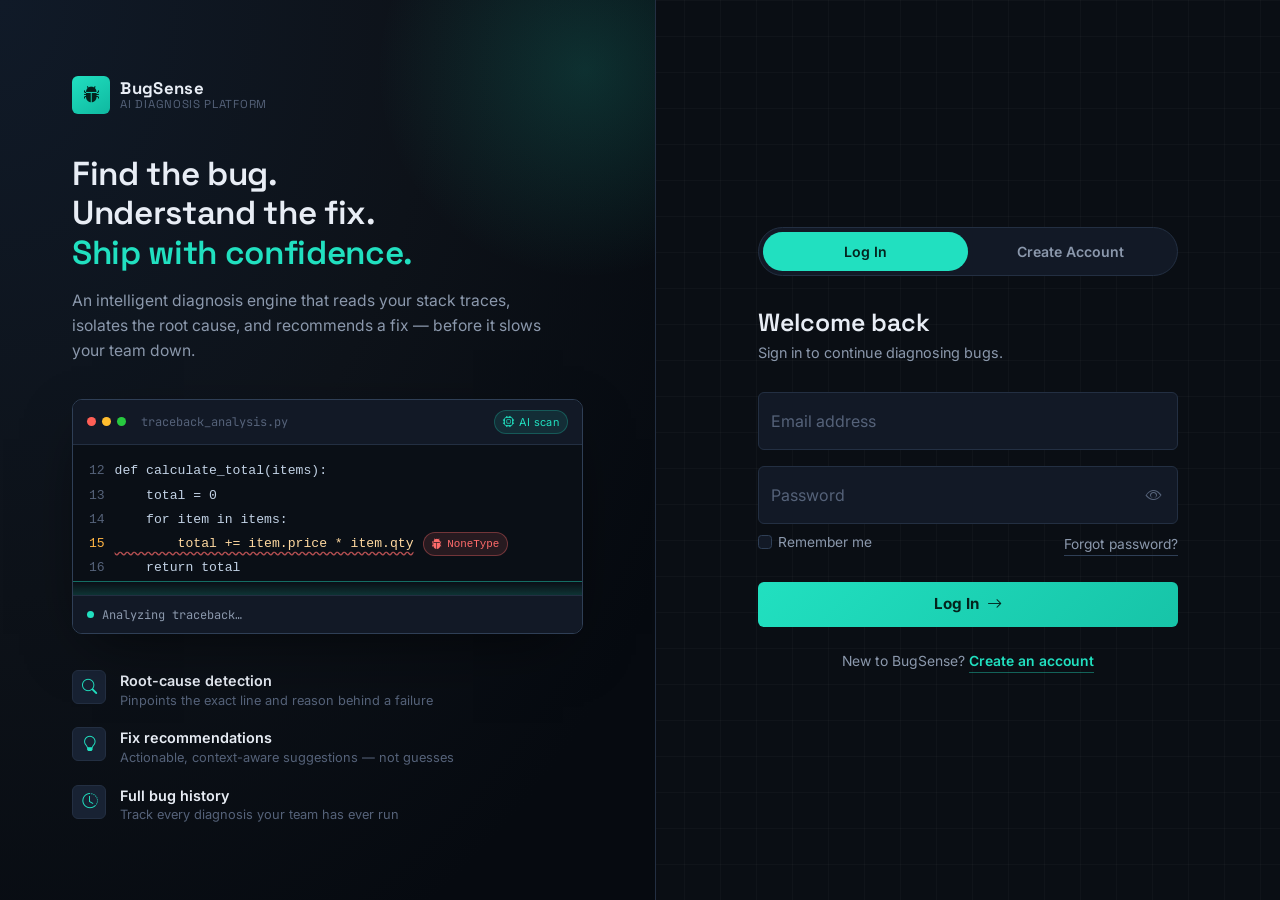
<file: frontend/index.html>
<!DOCTYPE html>
<html lang="en">
<head>
  <meta charset="UTF-8" />
  <meta name="viewport" content="width=device-width, initial-scale=1.0" />
  <title>Sign In — Intelligent Bug Diagnosis Platform</title>
  <meta name="description" content="Login or create an account for the Intelligent Bug Diagnosis Platform with Fix Recommendation Assistance." />

  <!-- Bootstrap 5 -->
  <link href="https://cdn.jsdelivr.net/npm/bootstrap@5.3.3/dist/css/bootstrap.min.css" rel="stylesheet">
  <!-- Bootstrap Icons -->
  <link rel="stylesheet" href="https://cdn.jsdelivr.net/npm/bootstrap-icons@1.11.3/font/bootstrap-icons.css">
  <!-- Fonts: Space Grotesk (display), Inter (body), JetBrains Mono (code) -->
  <link rel="preconnect" href="https://fonts.googleapis.com">
  <link href="https://fonts.googleapis.com/css2?family=Space+Grotesk:wght@500;600;700&family=Inter:wght@400;500;600;700&family=JetBrains+Mono:wght@400;500;600&display=swap" rel="stylesheet">

  <!-- Custom styles -->
  <link rel="stylesheet" href="css/style.css">
</head>
<body>

  <!-- Toast container (dummy feedback) -->
  <div class="toast-container position-fixed top-0 end-0 p-3" style="z-index: 1080;">
    <div id="authToast" class="toast align-items-center border-0" role="alert" aria-live="assertive" aria-atomic="true">
      <div class="d-flex">
        <div class="toast-body d-flex align-items-center gap-2">
          <i class="bi bi-check-circle-fill" id="toastIcon"></i>
          <span id="toastMessage">Success</span>
        </div>
        <button type="button" class="btn-close btn-close-white me-2 m-auto" data-bs-dismiss="toast" aria-label="Close"></button>
      </div>
    </div>
  </div>

  <div class="auth-page">
    <div class="auth-grid">

      <!-- ============ LEFT: BRAND / DIAGNOSTIC PANEL ============ -->
      <aside class="brand-panel">
        <div class="brand-panel__glow"></div>
        <div class="brand-panel__content">

          <div class="brand-mark">
            <span class="brand-mark__icon"><i class="bi bi-bug-fill"></i></span>
            <span class="brand-mark__text">
              <strong>BugSense</strong>
              <small>AI Diagnosis Platform</small>
            </span>
          </div>

          <h1 class="brand-headline">
            Find the bug.<br>
            Understand the fix.<br>
            <span class="text-accent">Ship with confidence.</span>
          </h1>
          <p class="brand-subtext">
            An intelligent diagnosis engine that reads your stack traces, isolates the
            root cause, and recommends a fix — before it slows your team down.
          </p>

          <!-- Signature element: live diagnostic console mockup -->
          <div class="code-window" aria-hidden="true">
            <div class="code-window__header">
              <span class="dot dot--red"></span>
              <span class="dot dot--amber"></span>
              <span class="dot dot--green"></span>
              <span class="code-window__title">traceback_analysis.py</span>
              <span class="code-window__badge"><i class="bi bi-cpu"></i> AI scan</span>
            </div>
            <div class="code-window__body">
              <pre><code><span class="ln">12</span><span class="code-text">def calculate_total(items):</span>
<span class="ln">13</span><span class="code-text">    total = 0</span>
<span class="ln">14</span><span class="code-text">    for item in items:</span>
<span class="ln ln--bug">15</span><span class="code-text code-text--bug">        total += item.price * item.qty<span class="bug-flag"><i class="bi bi-bug-fill"></i> NoneType</span></span>
<span class="ln">16</span><span class="code-text">    return total</span></code></pre>
              <div class="scan-line"></div>
            </div>
            <div class="code-window__status">
              <span class="status-dot"></span>
              <span id="scanStatusText">Analyzing traceback…</span>
            </div>
          </div>

          <ul class="brand-features list-unstyled">
            <li>
              <span class="brand-features__icon"><i class="bi bi-search"></i></span>
              <div>
                <strong>Root-cause detection</strong>
                <small>Pinpoints the exact line and reason behind a failure</small>
              </div>
            </li>
            <li>
              <span class="brand-features__icon"><i class="bi bi-lightbulb"></i></span>
              <div>
                <strong>Fix recommendations</strong>
                <small>Actionable, context-aware suggestions — not guesses</small>
              </div>
            </li>
            <li>
              <span class="brand-features__icon"><i class="bi bi-clock-history"></i></span>
              <div>
                <strong>Full bug history</strong>
                <small>Track every diagnosis your team has ever run</small>
              </div>
            </li>
          </ul>
        </div>
      </aside>

      <!-- ============ RIGHT: LOGIN / REGISTER FORM ============ -->
      <main class="form-panel">
        <div class="form-panel-inner">

          <!-- Compact brand mark for small screens -->
          <div class="brand-mobile d-lg-none">
            <span class="brand-mark__icon"><i class="bi bi-bug-fill"></i></span>
            <span><strong>BugSense</strong> · AI Diagnosis Platform</span>
          </div>

          <!-- Segmented Login / Register switcher -->
          <div class="segmented" role="tablist" aria-label="Choose authentication mode">
            <button type="button" class="segment active" id="tabLoginBtn" role="tab" aria-selected="true" aria-controls="loginForm">
              Log In
            </button>
            <button type="button" class="segment" id="tabRegisterBtn" role="tab" aria-selected="false" aria-controls="registerForm">
              Create Account
            </button>
          </div>

          <!-- ---------------- LOGIN FORM ---------------- -->
          <form id="loginForm" class="auth-form active" novalidate>
            <div class="auth-form__head">
              <h2>Welcome back</h2>
              <p>Sign in to continue diagnosing bugs.</p>
            </div>

            <div class="form-floating mb-3">
              <input type="email" class="form-control" id="loginEmail" placeholder="you@example.com" required>
              <label for="loginEmail">Email address</label>
              <div class="invalid-feedback">Please enter a valid email address.</div>
            </div>

            <div class="form-floating password-field mb-2">
              <input type="password" class="form-control" id="loginPassword" placeholder="Password" minlength="6" required>
              <label for="loginPassword">Password</label>
              <button type="button" class="password-toggle" data-target="loginPassword" aria-label="Show password">
                <i class="bi bi-eye"></i>
              </button>
              <div class="invalid-feedback">Password must be at least 6 characters.</div>
            </div>

            <div class="d-flex justify-content-between align-items-center mb-4 auth-form__meta">
              <div class="form-check">
                <input class="form-check-input" type="checkbox" id="rememberMe">
                <label class="form-check-label" for="rememberMe">Remember me</label>
              </div>
              <span class="link-muted">Forgot password?</span>
            </div>

            <button type="submit" class="btn btn-accent w-100">
              Log In <i class="bi bi-arrow-right ms-1"></i>
            </button>

            <p class="auth-form__switch">
              New to BugSense?
              <button type="button" class="link-accent" id="goToRegister">Create an account</button>
            </p>
          </form>

          <!-- ---------------- REGISTER FORM ---------------- -->
          <form id="registerForm" class="auth-form" novalidate>
            <div class="auth-form__head">
              <h2>Create your account</h2>
              <p>Start getting AI-powered fix recommendations.</p>
            </div>

            <div class="form-floating mb-3">
              <input type="text" class="form-control" id="registerName" placeholder="Full name" required>
              <label for="registerName">Full name</label>
              <div class="invalid-feedback">Please enter your full name.</div>
            </div>

            <div class="form-floating mb-3">
              <input type="email" class="form-control" id="registerEmail" placeholder="you@example.com" required>
              <label for="registerEmail">Email address</label>
              <div class="invalid-feedback">Please enter a valid email address.</div>
            </div>

            <div class="form-floating password-field mb-2">
              <input type="password" class="form-control" id="registerPassword" placeholder="Password" minlength="8" required>
              <label for="registerPassword">Password</label>
              <button type="button" class="password-toggle" data-target="registerPassword" aria-label="Show password">
                <i class="bi bi-eye"></i>
              </button>
              <div class="invalid-feedback">Password must be at least 8 characters.</div>
            </div>

            <div class="strength-meter mb-3" id="strengthMeter" aria-hidden="true">
              <div class="strength-meter__bars">
                <span></span><span></span><span></span>
              </div>
              <small id="strengthLabel">Signal weak</small>
            </div>

            <div class="form-floating password-field mb-3">
              <input type="password" class="form-control" id="registerConfirmPassword" placeholder="Confirm password" required>
              <label for="registerConfirmPassword">Confirm password</label>
              <button type="button" class="password-toggle" data-target="registerConfirmPassword" aria-label="Show password">
                <i class="bi bi-eye"></i>
              </button>
              <div class="invalid-feedback" id="confirmFeedback">Passwords do not match.</div>
            </div>

            <div class="form-check mb-4 auth-form__meta">
              <input class="form-check-input" type="checkbox" id="agreeTerms" required>
              <label class="form-check-label" for="agreeTerms">
             I agree to the <span class="link-muted">Terms of Service</span> and <span class="link-muted">Privacy Policy</span>
              </label>
              <div class="invalid-feedback">You must agree before continuing.</div>
            </div>

            <button type="submit" class="btn btn-accent w-100">
              Create Account <i class="bi bi-arrow-right ms-1"></i>
            </button>

            <p class="auth-form__switch">
              Already have an account?
              <button type="button" class="link-accent" id="goToLogin">Log in</button>
            </p>
          </form>

        </div>
      </main>

    </div>
  </div>

  <!-- Bootstrap Bundle (includes Popper) -->
  <script src="https://cdn.jsdelivr.net/npm/bootstrap@5.3.3/dist/js/bootstrap.bundle.min.js"></script>

 <!-- BugSense Configuration -->
<script src="js/config.js"></script>


  <!-- Custom JS -->
  <script src="js/login.js"></script>
</body>
</html>
</file>
<file: frontend/css/style.css>
/* ==========================================================================
   BugSense — Intelligent Bug Diagnosis Platform
   Login / Register page styles
   ========================================================================== */

:root {
  /* Color tokens */
  --bg: #0a0e14;
  --bg-elevated: #0d1219;
  --surface: #121926;
  --surface-alt: #182233;
  --border: #232f42;
  --border-strong: #2f3f56;

  --text: #e8edf5;
  --text-muted: #8b98ac;
  --text-faint: #556279;

  --accent: #21e0c0;         /* diagnostic teal */
  --accent-strong: #4bf2d6;
  --accent-ink: #04231d;     /* text on accent bg */

  --warn: #ffb443;           /* bug amber */
  --danger: #ff6b6b;
  --success: #34d399;

  --font-display: 'Space Grotesk', 'Segoe UI', sans-serif;
  --font-body: 'Inter', 'Segoe UI', sans-serif;
  --font-mono: 'JetBrains Mono', 'Courier New', monospace;

  --radius-sm: 6px;
  --radius-md: 10px;
  --radius-lg: 16px;
}

* {
  box-sizing: border-box;
}

html, body {
  height: 100%;
}

body {
  margin: 0;
  background: var(--bg);
  color: var(--text);
  font-family: var(--font-body);
  -webkit-font-smoothing: antialiased;
}

a {
  text-decoration: none;
}

/* Faint circuit-style grid backdrop */
.auth-page {
  min-height: 100vh;
  background-image:
    linear-gradient(rgba(255, 255, 255, 0.025) 1px, transparent 1px),
    linear-gradient(90deg, rgba(255, 255, 255, 0.025) 1px, transparent 1px);
  background-size: 36px 36px;
}

.auth-grid {
  min-height: 100vh;
  display: grid;
  grid-template-columns: 1fr;
}

@media (min-width: 992px) {
  .auth-grid {
    grid-template-columns: 1.05fr 1fr;
  }
}

/* ==========================================================================
   Left panel — brand + diagnostic console
   ========================================================================== */

.brand-panel {
  position: relative;
  display: none;
  flex-direction: column;
  justify-content: center;
  padding: 4rem 4.5rem;
  background: radial-gradient(120% 120% at 0% 0%, #101a28 0%, var(--bg-elevated) 55%, #060a10 100%);
  border-right: 1px solid var(--border);
  overflow: hidden;
}

@media (min-width: 992px) {
  .brand-panel {
    display: flex;
  }
}

.brand-panel__glow {
  position: absolute;
  top: -140px;
  right: -140px;
  width: 420px;
  height: 420px;
  background: radial-gradient(circle, rgba(33, 224, 192, 0.16) 0%, rgba(33, 224, 192, 0) 70%);
  pointer-events: none;
}

.brand-panel__content {
  position: relative;
  z-index: 1;
  max-width: 560px;
}

.brand-mark {
  display: flex;
  align-items: center;
  gap: 0.65rem;
  margin-bottom: 2.5rem;
}

.brand-mark__icon {
  display: inline-flex;
  align-items: center;
  justify-content: center;
  width: 38px;
  height: 38px;
  border-radius: var(--radius-sm);
  background: linear-gradient(145deg, var(--accent), #0fb8a0);
  color: var(--accent-ink);
  font-size: 1.05rem;
}

.brand-mark__text {
  display: flex;
  flex-direction: column;
  line-height: 1.15;
  font-family: var(--font-display);
}

.brand-mark__text strong {
  font-size: 1.05rem;
  letter-spacing: 0.02em;
}

.brand-mark__text small {
  color: var(--text-faint);
  font-size: 0.72rem;
  letter-spacing: 0.06em;
  text-transform: uppercase;
}

.brand-headline {
  font-family: var(--font-display);
  font-weight: 600;
  font-size: clamp(1.9rem, 2.6vw, 2.5rem);
  line-height: 1.18;
  letter-spacing: -0.01em;
  margin-bottom: 1rem;
}

.text-accent {
  color: var(--accent);
}

.brand-subtext {
  color: var(--text-muted);
  font-size: 0.98rem;
  line-height: 1.6;
  max-width: 480px;
  margin-bottom: 2.25rem;
}

/* --- Diagnostic console (signature element) --- */

.code-window {
  position: relative;
  background: #0a0f16;
  border: 1px solid var(--border-strong);
  border-radius: var(--radius-md);
  overflow: hidden;
  box-shadow: 0 20px 60px -20px rgba(0, 0, 0, 0.65);
  margin-bottom: 2.25rem;
}

.code-window__header {
  display: flex;
  align-items: center;
  gap: 0.4rem;
  padding: 0.6rem 0.85rem;
  background: var(--surface);
  border-bottom: 1px solid var(--border);
}

.dot {
  width: 9px;
  height: 9px;
  border-radius: 50%;
  display: inline-block;
}
.dot--red { background: #ff5f56; }
.dot--amber { background: #ffbd2e; }
.dot--green { background: #27c93f; }

.code-window__title {
  margin-left: 0.5rem;
  font-family: var(--font-mono);
  font-size: 0.75rem;
  color: var(--text-faint);
}

.code-window__badge {
  margin-left: auto;
  display: inline-flex;
  align-items: center;
  gap: 0.3rem;
  font-size: 0.68rem;
  color: var(--accent);
  background: rgba(33, 224, 192, 0.1);
  border: 1px solid rgba(33, 224, 192, 0.25);
  padding: 0.2rem 0.5rem;
  border-radius: 999px;
  letter-spacing: 0.03em;
}

.code-window__body {
  position: relative;
  padding: 0.9rem 0;
  overflow: hidden;
}

.code-window__body pre {
  margin: 0;
  font-family: var(--font-mono);
  font-size: 0.82rem;
  line-height: 1.85;
}

.code-window__body code {
  display: block;
  padding: 0 1rem;
}

.ln {
  display: inline-block;
  width: 1.6rem;
  color: var(--text-faint);
  user-select: none;
}

.code-text {
  color: #c3d3e6;
}

.ln--bug {
  color: var(--warn);
}

.code-text--bug {
  position: relative;
  color: #ffd9a0;
  text-decoration: underline wavy rgba(255, 107, 107, 0.7);
  text-underline-offset: 4px;
}

.bug-flag {
  display: inline-flex;
  align-items: center;
  gap: 0.3rem;
  margin-left: 0.6rem;
  padding: 0.05rem 0.45rem;
  font-size: 0.68rem;
  border-radius: 999px;
  background: rgba(255, 107, 107, 0.12);
  border: 1px solid rgba(255, 107, 107, 0.35);
  color: var(--danger);
  white-space: nowrap;
}

.scan-line {
  position: absolute;
  left: 0;
  right: 0;
  height: 28px;
  background: linear-gradient(180deg, rgba(33, 224, 192, 0) 0%, rgba(33, 224, 192, 0.18) 50%, rgba(33, 224, 192, 0) 100%);
  border-top: 1px solid rgba(33, 224, 192, 0.45);
  animation: scan 3.2s ease-in-out infinite;
  pointer-events: none;
}

@keyframes scan {
  0%   { top: 0%; }
  50%  { top: 88%; }
  100% { top: 0%; }
}

.code-window__status {
  display: flex;
  align-items: center;
  gap: 0.5rem;
  padding: 0.6rem 0.85rem;
  border-top: 1px solid var(--border);
  background: var(--surface);
  font-family: var(--font-mono);
  font-size: 0.75rem;
  color: var(--text-muted);
}

.status-dot {
  width: 7px;
  height: 7px;
  border-radius: 50%;
  background: var(--accent);
  box-shadow: 0 0 0 0 rgba(33, 224, 192, 0.6);
  animation: pulse 1.6s ease-out infinite;
  flex-shrink: 0;
}

@keyframes pulse {
  0%   { box-shadow: 0 0 0 0 rgba(33, 224, 192, 0.55); }
  70%  { box-shadow: 0 0 0 8px rgba(33, 224, 192, 0); }
  100% { box-shadow: 0 0 0 0 rgba(33, 224, 192, 0); }
}

/* --- Feature list --- */

.brand-features {
  display: flex;
  flex-direction: column;
  gap: 1.1rem;
  margin: 0;
  padding: 0;
}

.brand-features li {
  display: flex;
  align-items: flex-start;
  gap: 0.85rem;
}

.brand-features__icon {
  display: inline-flex;
  align-items: center;
  justify-content: center;
  width: 34px;
  height: 34px;
  flex-shrink: 0;
  border-radius: var(--radius-sm);
  background: var(--surface-alt);
  border: 1px solid var(--border);
  color: var(--accent);
  font-size: 0.95rem;
}

.brand-features strong {
  display: block;
  font-size: 0.9rem;
  font-weight: 600;
  color: var(--text);
}

.brand-features small {
  display: block;
  color: var(--text-faint);
  font-size: 0.8rem;
  line-height: 1.4;
}

/* ==========================================================================
   Right panel — auth forms
   ========================================================================== */

.form-panel {
  display: flex;
  align-items: center;
  justify-content: center;
  padding: 2.5rem 1.5rem;
}

.form-panel-inner {
  width: 100%;
  max-width: 420px;
}

.brand-mobile {
  display: flex;
  align-items: center;
  gap: 0.6rem;
  margin-bottom: 2rem;
  font-size: 0.9rem;
  color: var(--text-muted);
}

.brand-mobile .brand-mark__icon {
  width: 32px;
  height: 32px;
  font-size: 0.9rem;
}

.brand-mobile strong {
  color: var(--text);
}

/* Segmented Login / Register toggle */

.segmented {
  display: flex;
  background: var(--surface);
  border: 1px solid var(--border);
  border-radius: 999px;
  padding: 4px;
  margin-bottom: 2rem;
}

.segment {
  flex: 1;
  border: none;
  background: transparent;
  color: var(--text-muted);
  font-family: var(--font-body);
  font-weight: 600;
  font-size: 0.88rem;
  padding: 0.55rem 0.75rem;
  border-radius: 999px;
  transition: background 0.25s ease, color 0.25s ease;
  cursor: pointer;
}

.segment.active {
  background: var(--accent);
  color: var(--accent-ink);
}

/* Forms */

.auth-form {
  display: none;
}

.auth-form.active {
  display: block;
  animation: fadeUp 0.35s ease;
}

@keyframes fadeUp {
  from { opacity: 0; transform: translateY(6px); }
  to   { opacity: 1; transform: translateY(0); }
}

.auth-form__head {
  margin-bottom: 1.75rem;
}

.auth-form__head h2 {
  font-family: var(--font-display);
  font-size: 1.55rem;
  font-weight: 600;
  margin-bottom: 0.3rem;
}

.auth-form__head p {
  color: var(--text-muted);
  font-size: 0.9rem;
  margin: 0;
}

/* Bootstrap form control theming */

.form-floating > .form-control {
  background: var(--surface);
  border: 1px solid var(--border);
  color: var(--text);
  border-radius: var(--radius-sm);
}

.form-floating > .form-control:focus {
  background: var(--surface);
  color: var(--text);
  border-color: var(--accent);
  box-shadow: 0 0 0 0.2rem rgba(33, 224, 192, 0.15);
}

.form-floating > label {
  color: var(--text-faint);
}

.form-control::placeholder {
  color: transparent;
}

.form-floating > .form-control:not(:placeholder-shown) ~ label,
.form-floating > .form-control:focus ~ label {
  color: var(--text-faint);
}

/* Autofill fix for dark inputs */
.form-control:-webkit-autofill {
  -webkit-text-fill-color: var(--text);
 -webkit-box-shadow:0 0 0 1000px var(--surface) inset !important;
  transition: background-color 9999s ease-in-out 0s;
}

.password-field {
  position: relative;
}

.password-toggle {
  position: absolute;
  top: 0;
  right: 0;
  height: 100%;
  width: 3rem;
  display: flex;
  align-items: center;
  justify-content: center;
  background: transparent;
  border: none;
  color: var(--text-faint);
  cursor: pointer;
  z-index: 5;
}

.password-toggle:hover {
  color: var(--accent);
}

.form-check-input {
  background-color: var(--surface);
  border-color: var(--border-strong);
}

.form-check-input:checked {
  background-color: var(--accent);
  border-color: var(--accent);
}

.form-check-input:focus {
  box-shadow: 0 0 0 0.2rem rgba(33, 224, 192, 0.15);
}

.form-check-label {
  color: var(--text-muted);
  font-size: 0.86rem;
}

.auth-form__meta {
  font-size: 0.86rem;
}

.link-muted {
  color: var(--text-muted);
  border-bottom: 1px solid var(--border-strong);
}

.link-muted:hover {
  color: var(--accent);
  border-color: var(--accent);
}

.link-accent {
  background: none;
  border: none;
  padding: 0;
  color: var(--accent);
  font-weight: 600;
  font-size: inherit;
  border-bottom: 1px solid rgba(33, 224, 192, 0.4);
}

.link-accent:hover {
  color: var(--accent-strong);
}

/* Primary button */

.btn-accent {
  background: linear-gradient(135deg, var(--accent), #17c4a8);
  color: var(--accent-ink);
  font-weight: 700;
  font-size: 0.95rem;
  padding: 0.7rem 1rem;
  border: none;
  border-radius: var(--radius-sm);
  transition: transform 0.15s ease, box-shadow 0.15s ease;
}

.btn-accent:hover {
  color: var(--accent-ink);
  transform: translateY(-1px);
  box-shadow: 0 10px 24px -8px rgba(33, 224, 192, 0.45);
}

.btn-accent:active {
  transform: translateY(0);
}

.auth-form__switch {
  text-align: center;
  margin: 1.5rem 0 0;
  color: var(--text-muted);
  font-size: 0.87rem;
}

/* Password strength meter */

.strength-meter {
  display: flex;
  align-items: center;
  gap: 0.6rem;
}

.strength-meter__bars {
  display: flex;
  gap: 4px;
  flex: 1;
}

.strength-meter__bars span {
  height: 4px;
  flex: 1;
  border-radius: 2px;
  background: var(--border-strong);
  transition: background 0.25s ease;
}

.strength-meter[data-level="1"] .strength-meter__bars span:nth-child(1) { background: var(--danger); }
.strength-meter[data-level="2"] .strength-meter__bars span:nth-child(-n+2) { background: var(--warn); }
.strength-meter[data-level="3"] .strength-meter__bars span { background: var(--success); }

#strengthLabel {
  color: var(--text-faint);
  font-size: 0.72rem;
  white-space: nowrap;
  min-width: 78px;
  text-align: right;
}

/* Invalid state visuals */

.form-control.is-invalid {
  border-color: var(--danger);
  background-image: none;
}

.form-control.is-valid {
  border-color: var(--success);
  background-image: none;
}

.invalid-feedback {
  color: var(--danger);
  font-size: 0.78rem;
}

/* Toast */

#authToast {
  background: var(--surface);
  border: 1px solid var(--border-strong);
  color: var(--text);
  border-radius: var(--radius-sm);
  box-shadow: 0 12px 30px -10px rgba(0, 0, 0, 0.5);
}

#toastIcon {
  color: var(--success);
}

#authToast.toast--error #toastIcon {
  color: var(--danger);
}

/* Focus visibility for accessibility */
a:focus-visible,
button:focus-visible,
.form-control:focus-visible {
  outline: 2px solid var(--accent);
  outline-offset: 2px;
}

/* Small screens */
@media (max-width: 420px) {
  .form-panel {
    padding: 2rem 1.1rem;
  }
}
/* ==========================================================================
   Fix Bootstrap floating-label white box
   ========================================================================== */

.form-floating > label {
  color: var(--text-faint);
  background: transparent !important;
}

.form-floating > label::after {
  background-color: transparent !important;
  background: transparent !important;
}

.form-floating > .form-control:focus ~ label,
.form-floating > .form-control:not(:placeholder-shown) ~ label {
  color: var(--text-faint);
}

.form-floating > .form-control:focus ~ label::after,
.form-floating > .form-control:not(:placeholder-shown) ~ label::after {
  background-color: transparent !important;
  background: transparent !important;
}
</file>
<file: frontend/css/dashboard.css>
/* ==========================================================================
   BugSense — Dashboard styles
   Reuses design tokens (colors, fonts, radii) declared in css/style.css.
   This file only adds dashboard-specific layout and components.
   ========================================================================== */

/* Same faint circuit grid used on the Login/Register page */
.dash-body {
  background-image:
    linear-gradient(rgba(255, 255, 255, 0.025) 1px, transparent 1px),
    linear-gradient(90deg, rgba(255, 255, 255, 0.025) 1px, transparent 1px);
  background-size: 36px 36px;
}

.dash-shell {
  display: flex;
  min-height: 100vh;
}

/* ==========================================================================
   Sidebar
   ========================================================================== */

.dash-sidebar {
  position: fixed;
  top: 0;
  left: 0;
  bottom: 0;
  width: 260px;
  display: flex;
  flex-direction: column;
  background: var(--bg-elevated);
  border-right: 1px solid var(--border);
  z-index: 1040;
  transition: transform 0.25s ease;
}

.dash-sidebar__brand {
  display: flex;
  align-items: center;
  gap: 0.65rem;
  padding: 1.35rem 1.25rem;
  border-bottom: 1px solid var(--border);
}

.dash-sidebar__close {
  margin-left: auto;
  background: none;
  border: none;
  color: var(--text-faint);
  font-size: 1rem;
}

.dash-nav {
  display: flex;
  flex-direction: column;
  gap: 0.2rem;
  padding: 1rem 0.9rem;
  flex: 1;
}

.dash-nav__link {
  display: flex;
  align-items: center;
  gap: 0.7rem;
  padding: 0.65rem 0.85rem;
  border-radius: var(--radius-sm);
  color: var(--text-muted);
  font-size: 0.9rem;
  font-weight: 500;
  border-left: 3px solid transparent;
  transition: background 0.15s ease, color 0.15s ease, border-color 0.15s ease;
}

.dash-nav__link i {
  font-size: 1.05rem;
  width: 1.2rem;
  text-align: center;
  color: var(--text-faint);
  transition: color 0.15s ease;
}

.dash-nav__link:hover {
  background: var(--surface);
  color: var(--text);
}

.dash-nav__link:hover i {
  color: var(--accent);
}

.dash-nav__link.active {
  background: rgba(33, 224, 192, 0.08);
  color: var(--text);
  border-left-color: var(--accent);
}

.dash-nav__link.active i {
  color: var(--accent);
}

.dash-sidebar__footer {
  padding: 0.9rem;
  border-top: 1px solid var(--border);
}

.dash-nav__link--logout:hover {
  background: rgba(255, 107, 107, 0.08);
  color: var(--danger);
}

.dash-nav__link--logout:hover i {
  color: var(--danger);
}

.dash-backdrop {
  display: none;
  position: fixed;
  inset: 0;
  background: rgba(4, 7, 12, 0.6);
  z-index: 1030;
}

@media (max-width: 991.98px) {
  .dash-sidebar {
    transform: translateX(-100%);
  }
  .dash-sidebar.is-open {
    transform: translateX(0);
    box-shadow: 20px 0 60px -20px rgba(0, 0, 0, 0.6);
  }
  .dash-backdrop.is-open {
    display: block;
  }
}

/* ==========================================================================
   Main column
   ========================================================================== */

.dash-main {
  flex: 1;
  min-width: 0;
  margin-left: 260px;
}

@media (max-width: 991.98px) {
  .dash-main {
    margin-left: 0;
  }
}

/* ---- Top bar ---- */

.dash-topbar {
  display: flex;
  align-items: center;
  justify-content: space-between;
  gap: 1rem;
  padding: 1.1rem 1.75rem;
  border-bottom: 1px solid var(--border);
  background: rgba(10, 14, 20, 0.6);
  backdrop-filter: blur(6px);
  position: sticky;
  top: 0;
  z-index: 1010;
}

.dash-topbar__left {
  display: flex;
  align-items: center;
  gap: 0.9rem;
  min-width: 0;
}

.dash-topbar__left h1 {
  font-family: var(--font-display);
  font-size: 1.3rem;
  font-weight: 600;
  margin: 0;
}

.dash-topbar__left p {
  margin: 0.15rem 0 0;
  color: var(--text-muted);
  font-size: 0.85rem;
}

.dash-hamburger {
  background: var(--surface);
  border: 1px solid var(--border);
  color: var(--text);
  border-radius: var(--radius-sm);
  width: 38px;
  height: 38px;
  display: inline-flex;
  align-items: center;
  justify-content: center;
  flex-shrink: 0;
}

.dash-topbar__right {
  display: flex;
  align-items: center;
  gap: 0.6rem;
  flex-shrink: 0;
}

.dash-icon-btn {
  position: relative;
  width: 38px;
  height: 38px;
  display: inline-flex;
  align-items: center;
  justify-content: center;
  background: var(--surface);
  border: 1px solid var(--border);
  border-radius: var(--radius-sm);
  color: var(--text-muted);
  font-size: 1.05rem;
}

.dash-icon-btn:hover {
  color: var(--accent);
  border-color: var(--border-strong);
}

.dash-icon-btn__badge {
  position: absolute;
  top: -5px;
  right: -5px;
  min-width: 16px;
  height: 16px;
  padding: 0 3px;
  border-radius: 999px;
  background: var(--danger);
  color: #fff;
  font-size: 0.62rem;
  font-weight: 700;
  display: inline-flex;
  align-items: center;
  justify-content: center;
  line-height: 1;
}

.dash-profile {
  display: flex;
  align-items: center;
  gap: 0.55rem;
  background: var(--surface);
  border: 1px solid var(--border);
  border-radius: 999px;
  padding: 0.3rem 0.75rem 0.3rem 0.3rem;
  color: var(--text);
}

.dash-profile:hover {
  border-color: var(--border-strong);
}

.dash-profile i {
  color: var(--text-faint);
  font-size: 0.75rem;
}

.dash-avatar {
  width: 30px;
  height: 30px;
  border-radius: 50%;
  display: inline-flex;
  align-items: center;
  justify-content: center;
  background: linear-gradient(145deg, var(--accent), #0fb8a0);
  color: var(--accent-ink);
  font-family: var(--font-display);
  font-weight: 700;
  font-size: 0.75rem;
  flex-shrink: 0;
}

.dash-profile__name {
  font-size: 0.85rem;
  font-weight: 600;
}

/* Dropdown menus (dark theme) */

.dash-dropdown {
  background: var(--surface);
  border: 1px solid var(--border-strong);
  border-radius: var(--radius-md);
  box-shadow: 0 16px 40px -12px rgba(0, 0, 0, 0.55);
  padding: 0.4rem;
  min-width: 260px;
}

.dash-dropdown__title {
  padding: 0.4rem 0.6rem 0.5rem;
  font-size: 0.72rem;
  letter-spacing: 0.05em;
  text-transform: uppercase;
  color: var(--text-faint);
}

.dash-dropdown__item {
  display: flex;
  align-items: center;
  gap: 0.6rem;
  padding: 0.55rem 0.6rem;
  border-radius: var(--radius-sm);
  color: var(--text);
  font-size: 0.83rem;
}

.dash-dropdown__item:hover {
  background: var(--surface-alt);
  color: var(--text);
}

.dash-dropdown__item span {
  flex: 1;
}

.dash-dropdown__item small {
  color: var(--text-faint);
  font-size: 0.72rem;
  white-space: nowrap;
}

.dash-dropdown__item i {
  color: var(--text-faint);
  font-size: 0.95rem;
  width: 1.1rem;
}

.dash-dropdown__item--simple i {
  color: var(--accent);
}

.dash-dropdown__divider {
  border-color: var(--border);
  margin: 0.35rem 0;
}

.text-accent { color: var(--accent) !important; }
.text-warn { color: var(--warn) !important; }
.text-success { color: var(--success) !important; }

/* ==========================================================================
   Content area
   ========================================================================== */

.dash-content {
  padding: 1.75rem;
  max-width: 1320px;
}

/* ---- Welcome section ---- */

.dash-welcome {
  display: flex;
  align-items: center;
  justify-content: space-between;
  gap: 1rem;
  flex-wrap: wrap;
  background: linear-gradient(120deg, var(--surface) 0%, var(--bg-elevated) 100%);
  border: 1px solid var(--border);
  border-radius: var(--radius-lg);
  padding: 1.5rem 1.75rem;
  margin-bottom: 1.5rem;
  position: relative;
  overflow: hidden;
}

.dash-welcome::before {
  content: "";
  position: absolute;
  top: -80px;
  right: -80px;
  width: 240px;
  height: 240px;
  background: radial-gradient(circle, rgba(33, 224, 192, 0.14) 0%, rgba(33, 224, 192, 0) 70%);
  pointer-events: none;
}

.dash-welcome h2 {
  font-family: var(--font-display);
  font-size: 1.4rem;
  font-weight: 600;
  margin: 0 0 0.3rem;
}

.dash-welcome p {
  margin: 0;
  color: var(--text-muted);
  font-size: 0.92rem;
}

.dash-welcome__cta {
  width: auto;
  white-space: nowrap;
  position: relative;
  z-index: 1;
}

/* ---- Summary stat cards ---- */

.dash-stats {
  display: grid;
  grid-template-columns: repeat(4, 1fr);
  gap: 1rem;
  margin-bottom: 1.5rem;
}

@media (max-width: 1199.98px) {
  .dash-stats { grid-template-columns: repeat(2, 1fr); }
}

@media (max-width: 575.98px) {
  .dash-stats { grid-template-columns: 1fr; }
}

.stat-card {
  display: flex;
  align-items: flex-start;
  gap: 0.85rem;
  background: var(--surface);
  border: 1px solid var(--border);
  border-radius: var(--radius-md);
  padding: 1.1rem;
  transition: border-color 0.15s ease, transform 0.15s ease;
}

.stat-card:hover {
  border-color: var(--border-strong);
  transform: translateY(-1px);
}

.stat-card__icon {
  width: 40px;
  height: 40px;
  flex-shrink: 0;
  display: inline-flex;
  align-items: center;
  justify-content: center;
  border-radius: var(--radius-sm);
  background: rgba(33, 224, 192, 0.1);
  border: 1px solid rgba(33, 224, 192, 0.25);
  color: var(--accent);
  font-size: 1.05rem;
}

.stat-card__icon--warn {
  background: rgba(255, 180, 67, 0.1);
  border-color: rgba(255, 180, 67, 0.3);
  color: var(--warn);
}

.stat-card__icon--success {
  background: rgba(52, 211, 153, 0.1);
  border-color: rgba(52, 211, 153, 0.3);
  color: var(--success);
}

.stat-card__icon--danger {
  background: rgba(255, 107, 107, 0.1);
  border-color: rgba(255, 107, 107, 0.3);
  color: var(--danger);
}

.stat-card__body {
  display: flex;
  flex-direction: column;
  min-width: 0;
}

.stat-card__label {
  font-size: 0.72rem;
  letter-spacing: 0.04em;
  text-transform: uppercase;
  color: var(--text-faint);
}

.stat-card__value {
  font-family: var(--font-display);
  font-size: 1.6rem;
  font-weight: 700;
  line-height: 1.3;
}

.stat-card__trend {
  font-size: 0.75rem;
  color: var(--text-muted);
  display: inline-flex;
  align-items: center;
  gap: 0.2rem;
}

.stat-card__trend--up { color: var(--success); }
.stat-card__trend--down { color: var(--danger); }
.stat-card__trend--flat { color: var(--text-faint); }

/* ---- Shared panel ---- */

.panel {
  background: var(--surface);
  border: 1px solid var(--border);
  border-radius: var(--radius-md);
  padding: 1.35rem 1.5rem;
}

.panel__head {
  display: flex;
  align-items: center;
  justify-content: space-between;
  gap: 0.5rem;
  margin-bottom: 1.1rem;
}

.panel__head h3 {
  font-family: var(--font-display);
  font-size: 1.02rem;
  font-weight: 600;
  margin: 0;
}

.panel__tag {
  font-size: 0.68rem;
  letter-spacing: 0.04em;
  text-transform: uppercase;
  color: var(--accent);
  background: rgba(33, 224, 192, 0.1);
  border: 1px solid rgba(33, 224, 192, 0.25);
  padding: 0.18rem 0.55rem;
  border-radius: 999px;
  white-space: nowrap;
}

/* ---- Grid rows ---- */

.dash-grid {
  display: grid;
  gap: 1rem;
  margin-bottom: 1rem;
  min-width: 0;
}

/*
  Recent Bug Analyses + Severity Overview

  minmax(0, 2fr):
  allows the table panel to shrink instead of forcing the
  entire grid wider when a bug title is long.

  minmax(250px, 1fr):
  protects the Severity Overview from becoming too narrow.
*/
.dash-grid--split {
  grid-template-columns: minmax(0, 2fr) minmax(250px, 1fr);
}

.dash-grid--split > * {
  min-width: 0;
}

.dash-grid--split-even {
  grid-template-columns: minmax(0, 1fr) minmax(0, 1fr);
}

@media (max-width: 1199.98px) {
  .dash-grid--split {
    grid-template-columns: minmax(0, 1fr) 260px;
  }
}

@media (max-width: 991.98px) {
  .dash-grid--split,
  .dash-grid--split-even {
    grid-template-columns: 1fr;
  }
}

/* ---- Recent bug table ---- */

.dash-table-wrap {
  margin: 0 -0.25rem;
  width: 100%;
  max-width: 100%;
  overflow-x: auto;
}

.dash-table-panel {
  min-width: 0;
  overflow: hidden;
}

.dash-severity-panel {
  min-width: 0;
}

.dash-table {
  width: 100%;
  border-collapse: collapse;
  font-size: 0.85rem;
}

.dash-table th {
  text-align: left;
  padding: 0.6rem 0.85rem;
  font-size: 0.7rem;
  letter-spacing: 0.05em;
  text-transform: uppercase;
  color: var(--text-faint);
  border-bottom: 1px solid var(--border);
  white-space: nowrap;
}

.dash-table td {
  padding: 0.75rem 0.85rem;
  border-bottom: 1px solid var(--border);
  color: var(--text);
  vertical-align: middle;
  white-space: nowrap;
}

.dash-table tbody tr:last-child td {
  border-bottom: none;
}

.dash-table tbody tr:hover {
  background: var(--surface-alt);
}

.mono {
  font-family: var(--font-mono);
  color: var(--text-muted);
  font-size: 0.8rem;
}

.dash-view-btn {
  display: inline-flex;
  align-items: center;
  gap: 0.35rem;
  padding: 0.32rem 0.7rem;
  border-radius: 999px;
  border: 1px solid var(--border-strong);
  color: var(--text-muted);
  font-size: 0.78rem;
}

.dash-view-btn:hover {
  border-color: var(--accent);
  color: var(--accent);
}

.dash-panel-link {
  display: inline-flex;
  align-items: center;
  gap: 0.35rem;
  margin-top: 1rem;
  color: var(--accent);
  font-size: 0.83rem;
  font-weight: 600;
}

.dash-panel-link:hover {
  color: var(--accent-strong);
}

/* ---- Severity badges ---- */

.badge-severity {
  display: inline-block;
  padding: 0.25rem 0.6rem;
  border-radius: 999px;
  font-size: 0.72rem;
  font-weight: 600;
  border: 1px solid transparent;
}

.badge-severity--critical {
  background: rgba(255, 107, 107, 0.12);
  border-color: rgba(255, 107, 107, 0.35);
  color: var(--danger);
}

.badge-severity--high {
  background: rgba(255, 180, 67, 0.12);
  border-color: rgba(255, 180, 67, 0.35);
  color: var(--warn);
}

.badge-severity--medium {
  background: rgba(33, 224, 192, 0.1);
  border-color: rgba(33, 224, 192, 0.3);
  color: var(--accent);
}

.badge-severity--low {
  background: var(--surface-alt);
  border-color: var(--border-strong);
  color: var(--text-muted);
}

/* ---- Status badges ---- */

.badge-status {
  display: inline-flex;
  align-items: center;
  gap: 0.4rem;
  padding: 0.25rem 0.6rem;
  border-radius: 999px;
  font-size: 0.78rem;
  font-weight: 600;
  border: 1px solid var(--border-strong);
  background: var(--surface-alt);
  color: var(--text-muted);
}

.badge-status--ready {
  display: inline-block;
  padding: 0.2rem 0.6rem;
  border-radius: 999px;
  border: 1px solid var(--border-strong);
  background: var(--surface-alt);
  color: var(--text-muted);
  font-size: 0.7rem;
  font-weight: 600;
}

.badge-status--open {
  border-color: rgba(255, 180, 67, 0.35);
  background: rgba(255, 180, 67, 0.1);
  color: var(--warn);
}

.badge-status--resolved {
  border-color: rgba(52, 211, 153, 0.35);
  background: rgba(52, 211, 153, 0.1);
  color: var(--success);
}

.badge-status--analyzing {
  border-color: rgba(33, 224, 192, 0.3);
  background: rgba(33, 224, 192, 0.1);
  color: var(--accent);
}

.status-dot {
  width: 7px;
  height: 7px;
  border-radius: 50%;
  display: inline-block;
  flex-shrink: 0;
}

.status-dot--amber { background: var(--warn); }
.status-dot--green { background: var(--success); }
.status-dot--accent {
  background: var(--accent);
  box-shadow: 0 0 0 0 rgba(33, 224, 192, 0.6);
  animation: dashPulse 1.6s ease-out infinite;
}

@keyframes dashPulse {
  0%   { box-shadow: 0 0 0 0 rgba(33, 224, 192, 0.55); }
  70%  { box-shadow: 0 0 0 6px rgba(33, 224, 192, 0); }
  100% { box-shadow: 0 0 0 0 rgba(33, 224, 192, 0); }
}

/* ---- Severity overview bars ---- */

.severity-list {
  list-style: none;
  margin: 0;
  padding: 0;
  display: flex;
  flex-direction: column;
  gap: 0.95rem;
}

.severity-list__row {
  display: flex;
  align-items: center;
  justify-content: space-between;
  font-size: 0.85rem;
  margin-bottom: 0.4rem;
  color: var(--text);
}

.severity-list__count {
  color: var(--text-faint);
  font-family: var(--font-mono);
  font-size: 0.8rem;
}

.sev-dot {
  font-size: 0.55rem;
  margin-right: 0.4rem;
  vertical-align: middle;
}

.sev-dot--critical { color: var(--danger); }
.sev-dot--high { color: var(--warn); }
.sev-dot--medium { color: var(--accent); }
.sev-dot--low { color: var(--text-faint); }

.dash-bar {
  height: 6px;
  border-radius: 999px;
  background: var(--surface-alt);
  overflow: hidden;
}

.dash-bar__fill {
  height: 100%;
  border-radius: 999px;
}

.dash-bar__fill--critical { background: var(--danger); }
.dash-bar__fill--high { background: var(--warn); }
.dash-bar__fill--medium { background: var(--accent); }
.dash-bar__fill--low { background: var(--text-faint); }

/* ---- Category list ---- */

.category-list {
  list-style: none;
  margin: 0;
  padding: 0;
  display: flex;
  flex-direction: column;
  gap: 0.15rem;
}

.category-list li {
  display: flex;
  align-items: center;
  gap: 0.75rem;
  padding: 0.6rem 0.25rem;
  border-bottom: 1px solid var(--border);
  font-size: 0.87rem;
}

.category-list li:last-child {
  border-bottom: none;
}

.category-list__icon {
  width: 32px;
  height: 32px;
  flex-shrink: 0;
  display: inline-flex;
  align-items: center;
  justify-content: center;
  border-radius: var(--radius-sm);
  background: var(--surface-alt);
  border: 1px solid var(--border);
  color: var(--accent);
  font-size: 0.9rem;
}

.category-list__name {
  flex: 1;
  color: var(--text);
}

.category-list__count {
  font-family: var(--font-mono);
  color: var(--text-faint);
  font-size: 0.82rem;
}

/* ---- Activity list ---- */

.activity-list {
  list-style: none;
  margin: 0;
  padding: 0;
  display: flex;
  flex-direction: column;
  gap: 1rem;
}

.activity-list li {
  display: flex;
  align-items: flex-start;
  gap: 0.75rem;
}

.activity-list__icon {
  width: 32px;
  height: 32px;
  flex-shrink: 0;
  display: inline-flex;
  align-items: center;
  justify-content: center;
  border-radius: 50%;
  background: rgba(33, 224, 192, 0.1);
  border: 1px solid rgba(33, 224, 192, 0.25);
  color: var(--accent);
  font-size: 0.85rem;
}

.activity-list__icon--warn {
  background: rgba(255, 180, 67, 0.1);
  border-color: rgba(255, 180, 67, 0.3);
  color: var(--warn);
}

.activity-list__icon--success {
  background: rgba(52, 211, 153, 0.1);
  border-color: rgba(52, 211, 153, 0.3);
  color: var(--success);
}

.activity-list p {
  margin: 0;
  font-size: 0.87rem;
  color: var(--text);
}

.activity-list small {
  color: var(--text-faint);
  font-size: 0.76rem;
}

/* ---- Agent pipeline ---- */

.dash-pipeline-panel {
  margin-bottom: 1rem;
}

.dash-pipeline-panel__desc {
  color: var(--text-muted);
  font-size: 0.85rem;
  margin: -0.4rem 0 1.25rem;
  max-width: 640px;
}

.pipeline {
  display: flex;
  align-items: stretch;
  gap: 0.5rem;
  overflow-x: auto;
  padding-bottom: 0.25rem;
}

.pipeline__node {
  flex: 1;
  min-width: 150px;
  display: flex;
  flex-direction: column;
  align-items: center;
  text-align: center;
  gap: 0.55rem;
  background: var(--bg-elevated);
  border: 1px solid var(--border);
  border-radius: var(--radius-md);
  padding: 1.1rem 0.85rem;
  transition: border-color 0.15s ease;
}

.pipeline__node:hover {
  border-color: var(--border-strong);
}

.pipeline__icon {
  width: 38px;
  height: 38px;
  display: inline-flex;
  align-items: center;
  justify-content: center;
  border-radius: 50%;
  background: rgba(33, 224, 192, 0.1);
  border: 1px solid rgba(33, 224, 192, 0.25);
  color: var(--accent);
  font-size: 1rem;
}

.pipeline__name {
  font-size: 0.82rem;
  font-weight: 600;
  color: var(--text);
  line-height: 1.25;
}

.pipeline__connector {
  display: flex;
  align-items: center;
  justify-content: center;
  color: var(--text-faint);
  font-size: 1rem;
  flex-shrink: 0;
  width: 20px;
}

@media (max-width: 767.98px) {
  .pipeline {
    flex-direction: column;
  }
  .pipeline__node {
    width: 100%;
  }
  .pipeline__connector {
    width: 100%;
    transform: rotate(90deg);
    padding: 0.1rem 0;
  }
}

/* ---- Knowledge base panel ---- */

.dash-kb-panel {
  margin-bottom: 1.5rem;
}

.dash-kb-panel__head {
  display: flex;
  align-items: flex-start;
  gap: 0.9rem;
  margin-bottom: 1.35rem;
}

.dash-kb-panel__head h3 {
  font-family: var(--font-display);
  font-size: 1.02rem;
  font-weight: 600;
  margin: 0 0 0.3rem;
}

.dash-kb-panel__head p {
  margin: 0;
  color: var(--text-muted);
  font-size: 0.87rem;
  max-width: 640px;
}

.dash-kb-panel__stats {
  display: grid;
  grid-template-columns: repeat(3, 1fr);
  gap: 1rem;
}

@media (max-width: 575.98px) {
  .dash-kb-panel__stats {
    grid-template-columns: 1fr;
  }
}

.dash-kb-panel__stats > div {
  background: var(--bg-elevated);
  border: 1px solid var(--border);
  border-radius: var(--radius-sm);
  padding: 0.95rem 1rem;
  display: flex;
  flex-direction: column;
  gap: 0.25rem;
}

.dash-kb-panel__value {
  font-family: var(--font-display);
  font-size: 1.4rem;
  font-weight: 700;
  color: var(--accent);
}

.dash-kb-panel__label {
  font-size: 0.76rem;
  color: var(--text-faint);
}

/* ---- Disclaimer ---- */

.dash-disclaimer {
  display: flex;
  align-items: center;
  gap: 0.5rem;
  color: var(--text-faint);
  font-size: 0.78rem;
  margin: 0.5rem 0 0;
}

@media (max-width: 575.98px) {
  .dash-content {
    padding: 1.1rem;
  }
}
/* ==========================================================================
   Dashboard Loading / Real Data Reveal
   Prevents placeholder/demo content from flashing before API data is ready.
   ========================================================================== */

#dashboardContent {
  position: relative;
}

/* ---------------- Loading State ---------------- */

.dashboard-loader {
  min-height: calc(100vh - 150px);
  display: flex;
  align-items: center;
  justify-content: center;
  gap: 0.9rem;
}

.dashboard-loader__spinner {
  width: 34px;
  height: 34px;
  flex-shrink: 0;
  border: 3px solid var(--border-strong);
  border-top-color: var(--accent);
  border-radius: 50%;
  animation: dashboardSpin 0.8s linear infinite;
}

.dashboard-loader__text {
  display: flex;
  flex-direction: column;
  gap: 0.15rem;
}

.dashboard-loader__text strong {
  color: var(--text);
  font-family: var(--font-display);
  font-size: 0.95rem;
  font-weight: 600;
}

.dashboard-loader__text span {
  color: var(--text-faint);
  font-size: 0.8rem;
}


/* ---------------- Hide Real Content While Loading ---------------- */

.dashboard-real-content {
  display: none;
}

.dashboard-data-loading .dashboard-real-content {
  display: none;
}

.dashboard-data-loading .dashboard-loader {
  display: flex;
}


/* ---------------- Dashboard Ready ---------------- */

.dashboard-data-ready .dashboard-loader {
  display: none;
}

.dashboard-data-ready .dashboard-real-content {
  display: block;
  animation: dashboardFadeIn 0.25s ease both;
}


/* ---------------- Error State ---------------- */

.dashboard-data-error .dashboard-real-content {
  display: none;
}

.dashboard-data-error .dashboard-loader {
  display: flex;
  min-height: 320px;
}

.dashboard-data-error .dashboard-loader__spinner {
  display: none;
}

.dashboard-loader__error-icon {
  width: 36px;
  height: 36px;
  flex-shrink: 0;
  display: inline-flex;
  align-items: center;
  justify-content: center;
  border-radius: 50%;
  background: rgba(255, 107, 107, 0.1);
  border: 1px solid rgba(255, 107, 107, 0.3);
  color: var(--danger);
  font-size: 1rem;
}


/* ---------------- Animations ---------------- */

@keyframes dashboardSpin {
  to {
    transform: rotate(360deg);
  }
}

@keyframes dashboardFadeIn {
  from {
    opacity: 0;
  }

  to {
    opacity: 1;
  }
}


/* ---------------- Accessibility ---------------- */

@media (prefers-reduced-motion: reduce) {
  .dashboard-loader__spinner {
    animation: none;
  }

  .dashboard-data-ready .dashboard-real-content {
    animation: none;
  }
}
</file>
<file: frontend/css/analysis-result.css>
/* ==========================================================================
   BugSense — Analysis Result styles
   Reuses tokens from css/style.css and the shell/panel/table/badge
   components from css/dashboard.css. This file only adds the components
   specific to this page (status strip, summary grid, agent results,
   code blocks, confidence bars, similarity cells, resolution actions).
   ========================================================================== */

/* ---- Status strip ---- */

.result-status-strip {
  display: flex;
  align-items: center;
  justify-content: space-between;
  flex-wrap: wrap;
  gap: 0.85rem;
  margin-bottom: 1.5rem;
}

.result-status-strip__left {
  display: flex;
  align-items: center;
  gap: 0.85rem;
  flex-wrap: wrap;
}

.result-bug-id {
  font-size: 1.05rem;
  color: var(--text);
}

.badge-complete {
  display: inline-flex;
  align-items: center;
  gap: 0.4rem;
  padding: 0.35rem 0.8rem;
  border-radius: 999px;
  background: rgba(52, 211, 153, 0.12);
  border: 1px solid rgba(52, 211, 153, 0.35);
  color: var(--success);
  font-size: 0.78rem;
  font-weight: 700;
  letter-spacing: 0.03em;
  text-transform: uppercase;
}

/* ---- Bug summary grid ---- */

.result-summary-panel {
  margin-bottom: 1rem;
}

.panel__head h2 {
  font-family: var(--font-display);
  font-size: 1.02rem;
  font-weight: 600;
  margin: 0;
}

.result-summary-grid {
  display: grid;
  grid-template-columns: repeat(4, 1fr);
  gap: 1.1rem 1.5rem;
}

@media (max-width: 991.98px) {
  .result-summary-grid {
    grid-template-columns: repeat(2, 1fr);
  }
}

@media (max-width: 575.98px) {
  .result-summary-grid {
    grid-template-columns: 1fr;
  }
}

.result-summary-grid__item {
  display: flex;
  flex-direction: column;
  gap: 0.3rem;
}

.result-summary-grid__item--wide {
  grid-column: span 2;
}

@media (max-width: 575.98px) {
  .result-summary-grid__item--wide {
    grid-column: span 1;
  }
}

.result-summary-grid__label {
  font-size: 0.7rem;
  letter-spacing: 0.04em;
  text-transform: uppercase;
  color: var(--text-faint);
}

.result-summary-grid__value {
  color: var(--text);
  font-size: 0.92rem;
  font-weight: 500;
}

.badge-priority {
  display: inline-block;
  width: fit-content;
  padding: 0.2rem 0.55rem;
  border-radius: 999px;
  background: var(--surface-alt);
  border: 1px solid var(--border-strong);
  color: var(--text);
  font-family: var(--font-mono);
  font-size: 0.75rem;
  font-weight: 700;
}

/* ---- Agent analysis ---- */

.result-agents-panel {
  margin-bottom: 1rem;
}

.agent-results {
  display: flex;
  flex-direction: column;
  gap: 0.75rem;
}

.agent-result {
  background: var(--bg-elevated);
  border: 1px solid var(--border);
  border-radius: var(--radius-md);
  padding: 1rem 1.15rem;
}

.agent-result__head {
  display: flex;
  align-items: center;
  gap: 0.65rem;
  margin-bottom: 0.55rem;
}

.agent-result__check {
  color: var(--success);
  font-size: 1.05rem;
  flex-shrink: 0;
}

.agent-result__name {
  flex: 1;
  font-weight: 600;
  color: var(--text);
  font-size: 0.92rem;
}

.agent-result__body {
  list-style: none;
  margin: 0;
  padding: 0 0 0 1.7rem;
  display: flex;
  flex-direction: column;
  gap: 0.3rem;
}

.agent-result__body li {
  position: relative;
  color: var(--text-muted);
  font-size: 0.85rem;
}

.agent-result__body li::before {
  content: "";
  position: absolute;
  left: -1.1rem;
  top: 0.55em;
  width: 4px;
  height: 4px;
  border-radius: 50%;
  background: var(--accent);
}

/* ---- Key/value list (Severity Assessment, Failure Point) ---- */

.kv-list {
  margin: 0 0 1.1rem;
}

.kv-list__row {
  display: flex;
  align-items: center;
  justify-content: space-between;
  gap: 1rem;
  padding: 0.55rem 0;
  border-bottom: 1px solid var(--border);
  font-size: 0.87rem;
}

.kv-list__row:last-child {
  border-bottom: none;
  padding-bottom: 0;
}

.kv-list__row dt {
  color: var(--text-faint);
}

.kv-list__row dd {
  margin: 0;
  color: var(--text);
  text-align: right;
}

.result-explainer {
  margin: 0;
  color: var(--text-muted);
  font-size: 0.85rem;
  line-height: 1.55;
}

/* ---- Code blocks ---- */

.code-block {
  margin: 0;
  padding: 0.9rem 1.1rem;
  background: #0a0f16;
  border: 1px solid var(--border-strong);
  border-radius: var(--radius-sm);
  overflow-x: auto;
}

.code-block code {
  font-family: var(--font-mono);
  font-size: 0.83rem;
  line-height: 1.6;
  color: #ffd9a0;
  white-space: pre;
}

/* ---- Root cause ---- */

.result-root-cause-panel {
  margin-bottom: 1rem;
}

.result-root-cause-panel__text {
  color: var(--text-muted);
  font-size: 0.92rem;
  line-height: 1.65;
  max-width: 780px;
  margin: 0 0 1.25rem;
}

.confidence-inline {
  display: flex;
  align-items: center;
  gap: 0.75rem;
  max-width: 420px;
}

.confidence-inline__label {
  color: var(--text-faint);
  font-size: 0.8rem;
  white-space: nowrap;
}

.confidence-inline__value {
  color: var(--accent);
  font-family: var(--font-mono);
  font-size: 0.85rem;
  font-weight: 700;
  white-space: nowrap;
}

.confidence-bar {
  flex: 1;
  height: 6px;
  border-radius: 999px;
  background: var(--surface-alt);
  overflow: hidden;
}

.confidence-bar--sm {
  width: 70px;
  flex: none;
}

.confidence-bar__fill {
  height: 100%;
  border-radius: 999px;
  background: linear-gradient(90deg, var(--accent), #0fb8a0);
}

/* ---- Similar historical bugs ---- */

.result-similar-panel {
  margin-bottom: 1rem;
}

.similarity-cell {
  display: flex;
  align-items: center;
  gap: 0.6rem;
}

.result-collapse {
  margin-top: 1.1rem;
  padding-top: 1rem;
  border-top: 1px solid var(--border);
}

.result-collapse__toggle {
  display: inline-flex;
  align-items: center;
  gap: 0.45rem;
  background: none;
  border: none;
  color: var(--text-muted);
  font-size: 0.85rem;
  font-weight: 600;
  padding: 0;
}

.result-collapse__toggle:hover {
  color: var(--accent);
}

.result-collapse__toggle i {
  transition: transform 0.2s ease;
  font-size: 0.8rem;
}

.result-collapse__toggle[aria-expanded="true"] i {
  transform: rotate(90deg);
}

.result-collapse__text {
  margin: 0.75rem 0 0;
  color: var(--text-faint);
  font-size: 0.83rem;
  line-height: 1.6;
  max-width: 720px;
}

/* ---- Recommended fix ---- */

.result-fix-panel {
  margin-bottom: 1rem;
}

.result-fix-panel__text {
  color: var(--text-muted);
  font-size: 0.9rem;
  margin: 0 0 1.1rem;
}

.fix-diff {
  display: grid;
  grid-template-columns: 1fr 1fr;
  gap: 1rem;
  margin-bottom: 1.25rem;
}

@media (max-width: 767.98px) {
  .fix-diff {
    grid-template-columns: 1fr;
  }
}

.fix-diff__block {
  display: flex;
  flex-direction: column;
  gap: 0.5rem;
}

.fix-diff__label {
  font-size: 0.7rem;
  letter-spacing: 0.05em;
  text-transform: uppercase;
  font-weight: 700;
  color: var(--text-faint);
}

.fix-diff__block--before .fix-diff__label {
  color: var(--danger);
}

.fix-diff__block--after .fix-diff__label {
  color: var(--success);
}

.fix-diff__block--before .code-block {
  border-color: rgba(255, 107, 107, 0.3);
}

.fix-diff__block--after .code-block {
  border-color: rgba(52, 211, 153, 0.3);
}

.fix-diff__block--before .code-block code { color: #ffb3b3; }
.fix-diff__block--after .code-block code { color: #a7f3d0; }

.result-fix-panel__actions {
  display: flex;
  gap: 0.75rem;
  flex-wrap: wrap;
  margin-bottom: 1.5rem;
}

.result-fix-panel__actions .btn.is-copied {
  border-color: var(--success);
  color: var(--success);
}

/* ---- Recommendation reasoning ---- */

.result-reasoning {
  border-top: 1px solid var(--border);
  padding-top: 1.1rem;
}

.result-reasoning h3 {
  font-family: var(--font-display);
  font-size: 0.92rem;
  font-weight: 600;
  margin: 0 0 0.75rem;
}

.result-reasoning__list {
  list-style: none;
  margin: 0;
  padding: 0;
  display: flex;
  flex-direction: column;
  gap: 0.45rem;
}

.result-reasoning__list li {
  position: relative;
  padding-left: 1.3rem;
  color: var(--text-muted);
  font-size: 0.87rem;
}

.result-reasoning__list li::before {
  content: "\F633";
  font-family: "bootstrap-icons";
  position: absolute;
  left: 0;
  top: 0.05em;
  color: var(--accent);
  font-size: 0.75rem;
}

/* ---- Confidence summary ---- */

.result-confidence-panel {
  margin-bottom: 1.5rem;
}

.confidence-summary {
  list-style: none;
  margin: 0;
  padding: 0;
  display: flex;
  flex-direction: column;
  gap: 1rem;
}

.confidence-summary__row {
  display: flex;
  align-items: center;
  justify-content: space-between;
  font-size: 0.85rem;
  color: var(--text);
  margin-bottom: 0.4rem;
}

/* ---- Resolution actions ---- */

.result-actions {
  display: flex;
  flex-wrap: wrap;
  gap: 0.75rem;
  margin-bottom: 1rem;
}

@media (max-width: 575.98px) {
  .result-actions {
    flex-direction: column;
  }
  .result-actions .btn {
    width: 100%;
  }
}

/* ---- Shared ghost button (matches Bug Analyzer's secondary action style) ---- */

.btn-ghost {
  background: var(--surface-alt);
  border: 1px solid var(--border-strong);
  color: var(--text-muted);
  font-weight: 600;
  font-size: 0.9rem;
  border-radius: var(--radius-sm);
  padding: 0.6rem 1.1rem;
  display: inline-flex;
  align-items: center;
  gap: 0.4rem;
}

.btn-ghost:hover {
  border-color: var(--accent);
  color: var(--accent);
}

/* ---- Toast (matches Login/Register toast styling) ---- */

#resultToast {
  background: var(--surface);
  border: 1px solid var(--border-strong);
  color: var(--text);
  border-radius: var(--radius-sm);
  box-shadow: 0 12px 30px -10px rgba(0, 0, 0, 0.5);
}

#resultToastIcon {
  color: var(--success);
}

#resultToast.toast--error #resultToastIcon {
  color: var(--danger);
}
html,
body {
  overflow-anchor: none;
}
/* ==========================================================================
   Analysis Result Loading / Real Data Reveal
   Prevents demo/placeholder content from flashing before API data is ready.
   ========================================================================== */

#analysisResultContent {
  position: relative;
}

/* Loader */
.analysis-result-loader {
  min-height: calc(100vh - 150px);
  display: flex;
  align-items: center;
  justify-content: center;
  gap: 0.9rem;
}

.analysis-result-loader__spinner {
  width: 34px;
  height: 34px;
  flex-shrink: 0;

  border: 3px solid var(--border-strong);
  border-top-color: var(--accent);
  border-radius: 50%;

  animation: analysisResultSpin 0.8s linear infinite;
}

.analysis-result-loader__text {
  display: flex;
  flex-direction: column;
  gap: 0.15rem;
}

.analysis-result-loader__text strong {
  color: var(--text);
  font-family: var(--font-display);
  font-size: 0.95rem;
  font-weight: 600;
}

.analysis-result-loader__text span {
  color: var(--text-faint);
  font-size: 0.8rem;
}

/* ----------------------------------------------------------
   IMPORTANT:
   Real API content must NEVER be visible during loading.
   ---------------------------------------------------------- */

.analysis-real-content {
  display: none;
}

.analysis-data-loading .analysis-real-content {
  display: none;
}

.analysis-data-loading .analysis-result-loader {
  display: flex;
}

/* ----------------------------------------------------------
   API finished successfully
   ---------------------------------------------------------- */

.analysis-data-ready .analysis-result-loader {
  display: none;
}

.analysis-data-ready .analysis-real-content {
  display: block;

  animation: analysisResultFadeIn 0.2s ease both;
}

/* ----------------------------------------------------------
   API error
   ---------------------------------------------------------- */

.analysis-data-error .analysis-real-content {
  display: none;
}

.analysis-data-error .analysis-result-loader {
  display: flex;
  min-height: 320px;
}

.analysis-data-error .analysis-result-loader__spinner {
  display: none;
}

.analysis-result-loader__error-icon {
  width: 36px;
  height: 36px;
  flex-shrink: 0;

  display: inline-flex;
  align-items: center;
  justify-content: center;

  border-radius: 50%;

  background: rgba(255, 107, 107, 0.1);
  border: 1px solid rgba(255, 107, 107, 0.3);

  color: var(--danger);
  font-size: 1rem;
}

/* ----------------------------------------------------------
   Animations
   ---------------------------------------------------------- */

@keyframes analysisResultSpin {
  to {
    transform: rotate(360deg);
  }
}

@keyframes analysisResultFadeIn {
  from {
    opacity: 0;
  }

  to {
    opacity: 1;
  }
}

@media (prefers-reduced-motion: reduce) {
  .analysis-result-loader__spinner {
    animation: none;
  }

  .analysis-data-ready .analysis-real-content {
    animation: none;
  }
}
</file>
<file: frontend/css/bug-analyzer.css>
.req {
  color: var(--danger);
}

.label-optional {
  color: var(--text-faint);
  font-weight: 400;
  font-size: 0.8em;
}

/* ---- General form alert (validation summary) ---- */

.form-alert {
  display: flex;
  align-items: center;
  gap: 0.6rem;
  background: rgba(255, 107, 107, 0.1);
  border: 1px solid rgba(255, 107, 107, 0.35);
  color: var(--danger);
  border-radius: var(--radius-sm);
  padding: 0.75rem 1rem;
  font-size: 0.87rem;
  margin-bottom: 1.25rem;
}

.form-alert i {
  font-size: 1rem;
  flex-shrink: 0;
}

/* ---- Bug submission card ---- */

.bug-form-card {
  margin-bottom: 1.5rem;
}

.bug-form-card__sub {
  margin: 0.25rem 0 0;
  color: var(--text-muted);
  font-size: 0.87rem;
}

.form-label {
  color: var(--text);
  font-size: 0.87rem;
  font-weight: 600;
  margin-bottom: 0.4rem;
}

.field-note {
  display: block;
  margin-top: 0.4rem;
  color: var(--text-faint);
  font-size: 0.78rem;
}

/* Dark theme for plain (non-floating) form controls used on this page */

.bug-form-card .form-control,
.bug-form-card .form-select {
  background: var(--bg-elevated);
  border: 1px solid var(--border);
  color: var(--text);
  border-radius: var(--radius-sm);
  font-size: 0.9rem;
}

.bug-form-card .form-control::placeholder {
  color: var(--text-faint);
}

.bug-form-card .form-control:focus,
.bug-form-card .form-select:focus {
  background: var(--bg-elevated);
  color: var(--text);
  border-color: var(--accent);
  box-shadow: 0 0 0 0.2rem rgba(33, 224, 192, 0.15);
}

.bug-form-card .form-select {
  --bs-form-select-bg-img: url("data:image/svg+xml,%3Csvg xmlns='http://www.w3.org/2000/svg' viewBox='0 0 16 16'%3E%3Cpath fill='none' stroke='%238b98ac' stroke-linecap='round' stroke-linejoin='round' stroke-width='2' d='M2 5l6 6 6-6'/%3E%3C/svg%3E");
}

.bug-form-card .form-control.is-invalid,
.bug-form-card .form-select.is-invalid {
  border-color: var(--danger);
}

.code-textarea {
  font-family: var(--font-mono);
  font-size: 0.83rem;
  line-height: 1.6;
  background: #0a0f16;
  resize: vertical;
}

/* ---- File upload dropzone ---- */

.upload-sub {
  margin: 0 0 0.75rem;
  color: var(--text-muted);
  font-size: 0.85rem;
}

.upload-dropzone {
  display: flex;
  flex-direction: column;
  align-items: center;
  text-align: center;
  gap: 0.35rem;
  padding: 2rem 1.25rem;
  border: 1.5px dashed var(--border-strong);
  border-radius: var(--radius-md);
  background: var(--bg-elevated);
  cursor: pointer;
  transition: border-color 0.2s ease, background 0.2s ease;
}

.upload-dropzone:hover,
.upload-dropzone:focus-visible {
  border-color: var(--accent);
  background: rgba(33, 224, 192, 0.04);
}

.upload-dropzone.is-dragover {
  border-color: var(--accent);
  background: rgba(33, 224, 192, 0.08);
}

.upload-dropzone__icon {
  width: 46px;
  height: 46px;
  display: inline-flex;
  align-items: center;
  justify-content: center;
  border-radius: 50%;
  background: rgba(33, 224, 192, 0.1);
  border: 1px solid rgba(33, 224, 192, 0.25);
  color: var(--accent);
  font-size: 1.3rem;
  margin-bottom: 0.4rem;
}

.upload-dropzone__title {
  margin: 0;
  font-weight: 600;
  color: var(--text);
  font-size: 0.95rem;
}

.upload-dropzone__or {
  margin: 0;
  color: var(--text-faint);
  font-size: 0.78rem;
}

.upload-dropzone__browse {
  pointer-events: none;
  margin: 0.15rem 0 0.6rem;
}

.upload-dropzone__types {
  margin: 0;
  color: var(--text-faint);
  font-size: 0.76rem;
  font-family: var(--font-mono);
}

.upload-error {
  display: flex;
  align-items: center;
  gap: 0.5rem;
  margin-top: 0.65rem;
  color: var(--danger);
  font-size: 0.82rem;
}

.upload-error::before {
  content: "\F33A";
  font-family: "bootstrap-icons";
  flex-shrink: 0;
}

/* ---- Selected file preview ---- */

.upload-file-preview {
  display: flex;
  align-items: center;
  gap: 0.85rem;
  margin-top: 0.85rem;
  padding: 0.85rem 1rem;
  background: var(--bg-elevated);
  border: 1px solid var(--border);
  border-radius: var(--radius-md);
}

.upload-file-preview__icon {
  width: 38px;
  height: 38px;
  flex-shrink: 0;
  display: inline-flex;
  align-items: center;
  justify-content: center;
  border-radius: var(--radius-sm);
  background: rgba(52, 211, 153, 0.1);
  border: 1px solid rgba(52, 211, 153, 0.3);
  color: var(--success);
  font-size: 1.05rem;
}

.upload-file-preview__info {
  flex: 1;
  min-width: 0;
  display: flex;
  flex-direction: column;
}

.upload-file-preview__name {
  color: var(--text);
  font-size: 0.88rem;
  font-weight: 600;
  overflow: hidden;
  text-overflow: ellipsis;
  white-space: nowrap;
}

.upload-file-preview__size {
  color: var(--text-faint);
  font-size: 0.78rem;
  font-family: var(--font-mono);
}

.upload-file-preview__remove {
  flex-shrink: 0;
  display: inline-flex;
  align-items: center;
  gap: 0.35rem;
  background: none;
  border: 1px solid var(--border-strong);
  color: var(--text-muted);
  border-radius: 999px;
  padding: 0.35rem 0.75rem;
  font-size: 0.78rem;
}

.upload-file-preview__remove:hover {
  border-color: var(--danger);
  color: var(--danger);
}

/* ---- Analysis options ---- */

.analysis-options {
  border-top: 1px solid var(--border);
  padding-top: 1.1rem;
  margin-top: 0.25rem;
}

.analysis-options h4 {
  font-family: var(--font-display);
  font-size: 0.92rem;
  font-weight: 600;
  margin: 0 0 0.85rem;
}

.analysis-options__grid {
  display: grid;
  grid-template-columns: repeat(2, 1fr);
  gap: 0.6rem 1.25rem;
}

@media (max-width: 575.98px) {
  .analysis-options__grid {
    grid-template-columns: 1fr;
  }
}

/* ---- Form actions ---- */

.bug-form-card__actions {
  display: flex;
  justify-content: flex-end;
  gap: 0.75rem;
  margin-top: 1.5rem;
  padding-top: 1.25rem;
  border-top: 1px solid var(--border);
}

@media (max-width: 575.98px) {
  .bug-form-card__actions {
    flex-direction: column-reverse;
  }
  .bug-form-card__actions .btn {
    width: 100%;
  }
}

.btn-ghost {
  background: var(--surface-alt);
  border: 1px solid var(--border-strong);
  color: var(--text-muted);
  font-weight: 600;
  font-size: 0.9rem;
  border-radius: var(--radius-sm);
  padding: 0.6rem 1.1rem;
  display: inline-flex;
  align-items: center;
  gap: 0.4rem;
}

.btn-ghost:hover {
  border-color: var(--accent);
  color: var(--accent);
}

/* ---- Pipeline description (extends .pipeline__node from dashboard.css) ---- */

.pipeline__desc {
  color: var(--text-faint);
  font-size: 0.74rem;
  line-height: 1.4;
}

/* ==========================================================================
   Analyze simulation overlay
   ========================================================================== */

.analyze-overlay {
  position: fixed;
  inset: 0;
  z-index: 1060;
  display: flex;
  align-items: center;
  justify-content: center;
  background: rgba(4, 7, 12, 0.75);
  backdrop-filter: blur(3px);
  padding: 1.5rem;
}

.analyze-overlay[hidden] {
  display: none;
}

.analyze-overlay__card {
  width: 100%;
  max-width: 380px;
  background: var(--surface);
  border: 1px solid var(--border-strong);
  border-radius: var(--radius-lg);
  padding: 2rem 1.75rem;
  text-align: center;
  box-shadow: 0 24px 70px -20px rgba(0, 0, 0, 0.65);
}

.analyze-overlay__spinner {
  width: 42px;
  height: 42px;
  margin: 0 auto 1.1rem;
  border-radius: 50%;
  border: 3px solid var(--border-strong);
  border-top-color: var(--accent);
  animation: analyzeSpin 0.9s linear infinite;
}

@keyframes analyzeSpin {
  to { transform: rotate(360deg); }
}

.analyze-overlay__status {
  font-family: var(--font-display);
  font-size: 1rem;
  font-weight: 600;
  color: var(--text);
  margin: 0 0 1.4rem;
}

.analyze-overlay__agents {
  list-style: none;
  margin: 0;
  padding: 0;
  display: flex;
  flex-direction: column;
  gap: 0.65rem;
  text-align: left;
}

.analyze-overlay__agents li {
  display: flex;
  align-items: center;
  gap: 0.65rem;
}

.analyze-overlay__agent-icon {
  flex-shrink: 0;
  display: inline-flex;
  color: var(--text-faint);
  font-size: 0.95rem;
}

.analyze-overlay__agent-icon i.bi-check-circle-fill {
  color: var(--success);
}

.analyze-overlay__agent-icon i.bi-arrow-repeat {
  color: var(--accent);
  animation: analyzeSpin 0.9s linear infinite;
  display: inline-block;
}

.analyze-overlay__agent-name {
  flex: 1;
  color: var(--text);
  font-size: 0.85rem;
}
</file>
<file: frontend/css/history.css>
.history-action-row {
  display: flex;
  align-items: center;
  justify-content: space-between;
  flex-wrap: wrap;
  gap: 0.85rem;
  margin-bottom: 1.5rem;
}

.history-action-row__hint {
  margin: 0;
  color: var(--text-muted);
  font-size: 0.9rem;
}

/* ---- Shared ghost button (matches other BugSense pages) ---- */

.btn-ghost {
  background: var(--surface-alt);
  border: 1px solid var(--border-strong);
  color: var(--text-muted);
  font-weight: 600;
  font-size: 0.9rem;
  border-radius: var(--radius-sm);
  padding: 0.6rem 1.1rem;
  display: inline-flex;
  align-items: center;
  gap: 0.4rem;
}

.btn-ghost:hover {
  border-color: var(--accent);
  color: var(--accent);
}

/* ---- Search + filters panel ---- */

.history-search-panel {
  margin-bottom: 1rem;
}

.history-search {
  position: relative;
  margin-bottom: 1.1rem;
}

.history-search__icon {
  position: absolute;
  top: 50%;
  left: 0.95rem;
  transform: translateY(-50%);
  color: var(--text-faint);
  font-size: 0.95rem;
  pointer-events: none;
}

.history-search__input.form-control {
  background: var(--bg-elevated);
  border: 1px solid var(--border);
  color: var(--text);
  border-radius: var(--radius-sm);
  padding: 0.65rem 1rem 0.65rem 2.6rem;
  font-size: 0.9rem;
}

.history-search__input.form-control::placeholder {
  color: var(--text-faint);
}

.history-search__input.form-control:focus {
  background: var(--bg-elevated);
  color: var(--text);
  border-color: var(--accent);
  box-shadow: 0 0 0 0.2rem rgba(33, 224, 192, 0.15);
}

.history-filters {
  display: grid;
  grid-template-columns: repeat(4, 1fr) auto;
  gap: 0.85rem;
  align-items: end;
}

@media (max-width: 991.98px) {
  .history-filters {
    grid-template-columns: repeat(2, 1fr);
  }
}

@media (max-width: 575.98px) {
  .history-filters {
    grid-template-columns: 1fr;
  }
}

.history-filters__group {
  display: flex;
  flex-direction: column;
  gap: 0.35rem;
}

.history-filters__group .form-label {
  color: var(--text-faint);
  font-size: 0.72rem;
  letter-spacing: 0.04em;
  text-transform: uppercase;
  margin: 0;
}

.history-filters__group .form-select {
  background: var(--bg-elevated);
  border: 1px solid var(--border);
  color: var(--text);
  border-radius: var(--radius-sm);
  font-size: 0.87rem;
}

.history-filters__group .form-select:focus {
  background: var(--bg-elevated);
  color: var(--text);
  border-color: var(--accent);
  box-shadow: 0 0 0 0.2rem rgba(33, 224, 192, 0.15);
}

.history-filters__group--action {
  display: flex;
}

.history-filters__group--action .btn {
  width: 100%;
  justify-content: center;
  white-space: nowrap;
}

@media (max-width: 575.98px) {
  .history-filters__group--action .btn {
    width: 100%;
  }
}

/* ---- Result count ---- */

.history-result-count {
  margin: 0 0 0.85rem;
  color: var(--text-faint);
  font-size: 0.83rem;
}

/* ---- Bug table panel ---- */

.history-table-panel {
  margin-bottom: 1rem;
}

/* ---- Empty state ---- */

.history-empty {
  display: flex;
  flex-direction: column;
  align-items: center;
  text-align: center;
  gap: 0.5rem;
  padding: 3rem 1.5rem;
}

.history-empty i {
  font-size: 1.8rem;
  color: var(--text-faint);
  margin-bottom: 0.4rem;
}

.history-empty h3 {
  font-family: var(--font-display);
  font-size: 1.05rem;
  font-weight: 600;
  margin: 0;
  color: var(--text);
}

.history-empty p {
  margin: 0 0 0.6rem;
  color: var(--text-muted);
  font-size: 0.88rem;
}

/* ---- Pagination ---- */

.history-pagination {
  display: flex;
  align-items: center;
  justify-content: center;
  flex-wrap: wrap;
  gap: 0.4rem;
  margin-top: 1.35rem;
}

.history-pagination__btn {
  min-width: 36px;
  height: 36px;
  padding: 0 0.7rem;
  display: inline-flex;
  align-items: center;
  justify-content: center;
  gap: 0.3rem;
  background: var(--surface-alt);
  border: 1px solid var(--border-strong);
  color: var(--text-muted);
  border-radius: var(--radius-sm);
  font-size: 0.85rem;
  font-weight: 600;
}

.history-pagination__btn:hover:not(:disabled) {
  border-color: var(--accent);
  color: var(--accent);
}

.history-pagination__btn.active {
  background: var(--accent);
  border-color: var(--accent);
  color: var(--accent-ink);
}

.history-pagination__btn:disabled {
  opacity: 0.45;
  cursor: not-allowed;
}

/* ---- Recently resolved ---- */

.recently-resolved {
  list-style: none;
  margin: 0;
  padding: 0;
  display: flex;
  flex-direction: column;
  gap: 1rem;
}

.recently-resolved li {
  display: flex;
  align-items: flex-start;
  gap: 0.75rem;
}

.recently-resolved__icon {
  width: 32px;
  height: 32px;
  flex-shrink: 0;
  display: inline-flex;
  align-items: center;
  justify-content: center;
  border-radius: 50%;
  background: rgba(52, 211, 153, 0.1);
  border: 1px solid rgba(52, 211, 153, 0.3);
  color: var(--success);
  font-size: 0.85rem;
}

.recently-resolved__info p {
  margin: 0;
  font-size: 0.87rem;
  color: var(--text);
}

.recently-resolved__info small {
  color: var(--text-faint);
  font-size: 0.76rem;
}

/* ---- Knowledge base panel (page-specific tweaks) ---- */

.history-kb-panel {
  display: flex;
  flex-direction: column;
  justify-content: space-between;
}

.history-kb-panel .btn {
  align-self: flex-start;
}

/* ---- Key/value list (shared shape with Analysis Result page) ---- */

.kv-list {
  margin: 0 0 1.1rem;
}

.kv-list__row {
  display: flex;
  align-items: center;
  justify-content: space-between;
  gap: 1rem;
  padding: 0.55rem 0;
  border-bottom: 1px solid var(--border);
  font-size: 0.87rem;
}

.kv-list__row:last-child {
  border-bottom: none;
}

.kv-list__row dt {
  color: var(--text-faint);
}

.kv-list__row dd {
  margin: 0;
  color: var(--text);
  text-align: right;
}

/* ---- Code block (shared shape with Analysis Result page) ---- */

.code-block {
  margin: 0;
  padding: 0.9rem 1.1rem;
  background: #0a0f16;
  border: 1px solid var(--border-strong);
  border-radius: var(--radius-sm);
  overflow-x: auto;
}

.code-block code {
  font-family: var(--font-mono);
  font-size: 0.83rem;
  line-height: 1.6;
  color: #ffd9a0;
  white-space: pre-wrap;
  word-break: break-word;
}

/* ---- Bug details modal (dark theme) ---- */

.history-modal {
  background: var(--surface);
  border: 1px solid var(--border-strong);
  border-radius: var(--radius-lg);
  color: var(--text);
}

.history-modal .modal-header,
.history-modal .modal-footer {
  border-color: var(--border);
}

.history-modal .modal-title {
  font-family: var(--font-display);
  font-size: 1.05rem;
  font-weight: 600;
}

.history-modal__section {
  margin-top: 1.1rem;
}

.history-modal__label {
  display: block;
  font-size: 0.72rem;
  letter-spacing: 0.04em;
  text-transform: uppercase;
  color: var(--text-faint);
  margin-bottom: 0.4rem;
}

.history-modal__section p {
  margin: 0;
  color: var(--text-muted);
  font-size: 0.88rem;
  line-height: 1.55;
}
/* ==========================================================================
   Bug History Loading / Real Data Reveal
   Prevents placeholder content from appearing before API data is ready.
   ========================================================================== */

#historyContent {
  position: relative;
}

/* Loader */
.history-loader {
  min-height: calc(100vh - 150px);
  display: flex;
  align-items: center;
  justify-content: center;
  gap: 0.9rem;
}

.history-loader__spinner {
  width: 34px;
  height: 34px;
  flex-shrink: 0;
  border: 3px solid var(--border-strong);
  border-top-color: var(--accent);
  border-radius: 50%;
  animation: historySpin 0.8s linear infinite;
}

.history-loader__text {
  display: flex;
  flex-direction: column;
  gap: 0.15rem;
}

.history-loader__text strong {
  color: var(--text);
  font-family: var(--font-display);
  font-size: 0.95rem;
  font-weight: 600;
}

.history-loader__text span {
  color: var(--text-faint);
  font-size: 0.8rem;
}

/* Keep backend-driven content hidden while loading */
.history-real-content {
  display: none;
}

.history-data-loading .history-real-content {
  display: none;
}

.history-data-loading .history-loader {
  display: flex;
}

/* API data is completely rendered */
.history-data-ready .history-loader {
  display: none;
}

.history-data-ready .history-real-content {
  display: block;
  animation: historyFadeIn 0.2s ease both;
}

/* API failure */
.history-data-error .history-real-content {
  display: none;
}

.history-data-error .history-loader {
  display: flex;
  min-height: 320px;
}

.history-data-error .history-loader__spinner {
  display: none;
}

.history-loader__error-icon {
  width: 36px;
  height: 36px;
  flex-shrink: 0;
  display: inline-flex;
  align-items: center;
  justify-content: center;
  border-radius: 50%;
  background: rgba(255, 107, 107, 0.1);
  border: 1px solid rgba(255, 107, 107, 0.3);
  color: var(--danger);
  font-size: 1rem;
}

@keyframes historySpin {
  to {
    transform: rotate(360deg);
  }
}

@keyframes historyFadeIn {
  from {
    opacity: 0;
  }

  to {
    opacity: 1;
  }
}

@media (prefers-reduced-motion: reduce) {
  .history-loader__spinner {
    animation: none;
  }

  .history-data-ready .history-real-content {
    animation: none;
  }
}
</file>
<file: frontend/css/knowledge-base.css>
.kb-topbar-cta {
  padding: 0.5rem 0.9rem;
  font-size:0.85rem;
}

/* ---- Shared ghost button (matches every other BugSense page) ---- */

.btn-ghost {
  background: var(--surface-alt);
  border: 1px solid var(--border-strong);
  color: var(--text-muted);
  font-weight:600;
  font-size: 0.9rem;
  border-radius: var(--radius-sm);
  padding: 0.6rem 1.1rem;
  display: inline-flex;
  align-items: center;
  gap: 0.4rem;
}

.btn-ghost:hover {
  border-color: var(--accent);
  color: var(--accent);
}

/* ---- Shared "eyebrow" label used by the Intro and RAG panels ---- */

.kb-eyebrow {
  display: inline-block;
  font-size: 0.72rem;
  font-weight: 700;
  letter-spacing: 0.06em;
  text-transform: uppercase;
  color: var(--accent);
  margin-bottom: 0.5rem;
}

/* ---- Intro panel ---- */

.kb-intro-panel {
  display: flex;
  align-items: flex-start;
  gap: 1.25rem;
  margin-bottom: 1.5rem;
}

@media (max-width: 575.98px) {
  .kb-intro-panel {
    flex-direction: column;
  }
}

.kb-intro-panel__icon {
  flex-shrink: 0;
  width: 52px;
  height: 52px;
  display: inline-flex;
  align-items: center;
  justify-content: center;
  border-radius: var(--radius-md);
  background: rgba(33, 224, 192, 0.1);
  border: 1px solid rgba(33, 224, 192, 0.25);
  color: var(--accent);
  font-size: 1.4rem;
}

.kb-intro-panel__body h2 {
  font-family: var(--font-display);
  font-size: 1.35rem;
  font-weight: 600;
  margin: 0 0 0.5rem;
}

.kb-intro-panel__body p {
  margin: 0;
  color: var(--text-muted);
  font-size: 0.92rem;
  line-height: 1.6;
  max-width: 640px;
}

/* ---- Search + filters panel ---- */

.kb-search-panel {
  margin-bottom: 1rem;
}

.kb-search {
  position: relative;
  margin-bottom: 1.1rem;
}

.kb-search__icon {
  position: absolute;
  top: 50%;
  left: 0.95rem;
  transform: translateY(-50%);
  color: var(--text-faint);
  font-size: 0.95rem;
  pointer-events: none;
}

.kb-search__input.form-control {
  background: var(--bg-elevated);
  border: 1px solid var(--border);
  color: var(--text);
  border-radius: var(--radius-sm);
  padding: 0.65rem 1rem 0.65rem 2.6rem;
  font-size: 0.9rem;
}

.kb-search__input.form-control::placeholder {
  color: var(--text-faint);
}

.kb-search__input.form-control:focus {
  background: var(--bg-elevated);
  color: var(--text);
  border-color: var(--accent);
  box-shadow: 0 0 0 0.2rem rgba(33, 224, 192, 0.15);
}

.kb-filters {
  display: grid;
  grid-template-columns: repeat(4, 1fr) auto;
  gap: 0.85rem;
  align-items: end;
}

@media (max-width: 991.98px) {
  .kb-filters {
    grid-template-columns: repeat(2, 1fr);
  }
}

@media (max-width: 575.98px) {
  .kb-filters {
    grid-template-columns: 1fr;
  }
}

.kb-filters__group {
  display: flex;
  flex-direction: column;
  gap: 0.35rem;
}

.kb-filters__group .form-label {
  color: var(--text-faint);
  font-size: 0.72rem;
  letter-spacing: 0.04em;
  text-transform: uppercase;
  margin: 0;
}

.kb-filters__group .form-select {
  background: var(--bg-elevated);
  border: 1px solid var(--border);
  color: var(--text);
  border-radius: var(--radius-sm);
  font-size: 0.87rem;
}

.kb-filters__group .form-select:focus {
  background: var(--bg-elevated);
  color: var(--text);
  border-color: var(--accent);
  box-shadow: 0 0 0 0.2rem rgba(33, 224, 192, 0.15);
}

.kb-filters__group--action {
  display: flex;
}

.kb-filters__group--action .btn {
  width: 100%;
  justify-content: center;
  white-space: nowrap;
}

/* ---- Result count ---- */

.kb-result-count {
  margin: 0 0 0.85rem;
  color: var(--text-faint);
  font-size: 0.83rem;
}

/* ---- Table panel ---- */

.kb-table-panel {
  margin-bottom: 1rem;
}

.kb-panel-sub {
  margin: 0.25rem 0 0;
  color: var(--text-muted);
  font-size: 0.85rem;
}

/* Historical Knowledge table always stays dark — it inherits the shared
   .dash-table styling from dashboard.css, which is already themed dark.
   These rules only reinforce it for this page and add no light-background
   overrides anywhere. */
.kb-table-panel .dash-table {
  background: transparent;
}

/* ---- Empty state ---- */

.kb-empty {
  display: flex;
  flex-direction: column;
  align-items: center;
  text-align: center;
  gap: 0.5rem;
  padding: 3rem 1.5rem;
}

.kb-empty i {
  font-size: 1.8rem;
  color: var(--text-faint);
  margin-bottom: 0.4rem;
}

.kb-empty h3 {
  font-family: var(--font-display);
  font-size: 1.05rem;
  font-weight: 600;
  margin: 0;
  color: var(--text);
}

.kb-empty p {
  margin: 0 0 0.6rem;
  color: var(--text-muted);
  font-size: 0.88rem;
}

/* ---- Pagination ---- */

.kb-pagination {
  display: flex;
  align-items: center;
  justify-content: center;
  flex-wrap: wrap;
  gap: 0.4rem;
  margin-top: 1.35rem;
}

.kb-pagination__btn {
  min-width: 36px;
  height: 36px;
  padding: 0 0.7rem;
  display: inline-flex;
  align-items: center;
  justify-content: center;
  gap: 0.3rem;
  background: var(--surface-alt);
  border: 1px solid var(--border-strong);
  color: var(--text-muted);
  border-radius: var(--radius-sm);
  font-size: 0.85rem;
  font-weight: 600;
}

.kb-pagination__btn:hover:not(:disabled) {
  border-color: var(--accent);
  color: var(--accent);
}

.kb-pagination__btn.active {
  background: var(--accent);
  border-color: var(--accent);
  color: var(--accent-ink);
}

.kb-pagination__btn:disabled {
  opacity: 0.45;
  cursor: not-allowed;
}

/* ---- Relevance cell (progress bar + percentage) ---- */

.kb-relevance-cell {
  display: flex;
  align-items: center;
  gap: 0.6rem;
}

.kb-relevance-bar {
  width: 70px;
  height: 6px;
  border-radius: 999px;
  background: var(--surface-alt);
  overflow: hidden;
  flex-shrink: 0;
}

.kb-relevance-bar__fill {
  height: 100%;
  border-radius: 999px;
  background: linear-gradient(90deg, var(--accent), #0fb8a0);
}

.kb-root-cause-cell {
  color: var(--text-muted);
  font-size: 0.85rem;
}

/* ---- Recently Added Knowledge ---- */

.kb-recent-panel {
  margin-bottom: 1rem;
}

.kb-recent-list {
  list-style: none;
  margin: 0;
  padding: 0;
  display: flex;
  flex-direction: column;
  gap: 1rem;
}

.kb-recent-list li {
  display: flex;
  align-items: flex-start;
  gap: 0.75rem;
}

.kb-recent-list__icon {
  width: 32px;
  height: 32px;
  flex-shrink: 0;
  display: inline-flex;
  align-items: center;
  justify-content: center;
  border-radius: 50%;
  background: rgba(33, 224, 192, 0.1);
  border: 1px solid rgba(33, 224, 192, 0.3);
  color: var(--accent);
  font-size: 0.85rem;
}

.kb-recent-list__info p {
  margin: 0;
  font-size: 0.87rem;
  color: var(--text);
}

.kb-recent-list__info small {
  color: var(--text-faint);
  font-size: 0.76rem;
}

.kb-recent-list__meta {
  color: var(--text-faint);
  font-size: 0.76rem;
}

/* ---- RAG information panel ---- */

.kb-rag-panel {
  display: flex;
  align-items: center;
  justify-content: space-between;
  gap: 1.5rem;
  flex-wrap: wrap;
  margin-bottom: 1.5rem;
  background: radial-gradient(120% 160% at 100% 0%, rgba(33, 224, 192, 0.07) 0%, transparent 55%), var(--surface);
}

.kb-rag-panel__body {
  max-width: 620px;
}

.kb-rag-panel__body h2 {
  font-family: var(--font-display);
  font-size: 1.2rem;
  font-weight: 600;
  margin: 0 0 0.5rem;
}

.kb-rag-panel__body p {
  margin: 0;
  color: var(--text-muted);
  font-size: 0.88rem;
  line-height: 1.6;
}

@media (max-width: 767.98px) {
  .kb-rag-panel .btn {
    width: 100%;
    justify-content: center;
  }
}

/* ---- Key/value list (shared shape with other BugSense detail views) ---- */

.kv-list {
  margin: 0 0 1.1rem;
}

.kv-list__row {
  display: flex;
  align-items: center;
  justify-content: space-between;
  gap: 1rem;
  padding: 0.55rem 0;
  border-bottom: 1px solid var(--border);
  font-size: 0.87rem;
}

.kv-list__row:last-child {
  border-bottom: none;
}

.kv-list__row dt {
  color: var(--text-faint);
}

.kv-list__row dd {
  margin: 0;
  color: var(--text);
  text-align: right;
}

/* ---- Code block (shared shape with other BugSense detail views) ---- */

.code-block {
  margin: 0;
  padding: 0.9rem 1.1rem;
  background: #0a0f16;
  border: 1px solid var(--border-strong);
  border-radius: var(--radius-sm);
  overflow-x: auto;
}

.code-block code {
  font-family: var(--font-mono);
  font-size: 0.83rem;
  line-height: 1.6;
  color: #ffd9a0;
  white-space: pre-wrap;
  word-break: break-word;
}

/* ---- Knowledge details modal (dark theme) ---- */

.kb-modal {
  background: var(--surface);
  border: 1px solid var(--border-strong);
  border-radius: var(--radius-lg);
  color: var(--text);
}

.kb-modal .modal-header,
.kb-modal .modal-footer {
  border-color: var(--border);
}

.kb-modal .modal-title {
  font-family: var(--font-display);
  font-size: 1.05rem;
  font-weight: 600;
}

.kb-modal__section {
  margin-top: 1.1rem;
}

.kb-modal__label {
  display: block;
  font-size: 0.72rem;
  letter-spacing: 0.04em;
  text-transform: uppercase;
  color: var(--text-faint);
  margin-bottom: 0.4rem;
}

.kb-modal__section p {
  margin: 0;
  color: var(--text-muted);
  font-size: 0.88rem;
  line-height: 1.55;
}

/* ---- Toast (matches every other BugSense page) ---- */

#kbToast {
  background: var(--surface);
  border: 1px solid var(--border-strong);
  color: var(--text);
  border-radius: var(--radius-sm);
  box-shadow: 0 12px 30px -10px rgba(0, 0, 0, 0.5);
}

#kbToastIcon {
  color: var(--success);
}

#kbToast.toast--error #kbToastIcon {
  color: var(--danger);
}
/* ==========================================================================
   Knowledge Base Loading / Real Data Reveal
   Prevents demo or placeholder content from appearing before API data is ready.
   ========================================================================== */

#knowledgeBaseContent {
  position: relative;
}

/* ---------------- Loader ---------------- */

.kb-loader {
  min-height: calc(100vh - 150px);
  display: flex;
  align-items: center;
  justify-content: center;
  gap: 0.9rem;
}

.kb-loader__spinner {
  width: 34px;
  height: 34px;
  flex-shrink: 0;
  border: 3px solid var(--border-strong);
  border-top-color: var(--accent);
  border-radius: 50%;
  animation: kbLoaderSpin 0.8s linear infinite;
}

.kb-loader__text {
  display: flex;
  flex-direction: column;
  gap: 0.15rem;
}

.kb-loader__text strong {
  color: var(--text);
  font-family: var(--font-display);
  font-size: 0.95rem;
  font-weight: 600;
}

.kb-loader__text span {
  color: var(--text-faint);
  font-size: 0.8rem;
}


/* ---------------- Real content ---------------- */

.kb-real-content {
  display: none;
}

/* While backend data is loading */
.kb-data-loading .kb-real-content {
  display: none;
}

.kb-data-loading .kb-loader {
  display: flex;
}


/* ---------------- Ready state ---------------- */

.kb-data-ready .kb-loader {
  display: none;
}

.kb-data-ready .kb-real-content {
  display: block;
  animation: kbContentFadeIn 0.2s ease both;
}


/* ---------------- Error state ---------------- */

.kb-data-error .kb-real-content {
  display: none;
}

.kb-data-error .kb-loader {
  display: flex;
  min-height: 320px;
}

.kb-data-error .kb-loader__spinner {
  display: none;
}

.kb-loader__error-icon {
  width: 36px;
  height: 36px;
  flex-shrink: 0;

  display: inline-flex;
  align-items: center;
  justify-content: center;

  border-radius: 50%;

  background: rgba(255, 107, 107, 0.1);
  border: 1px solid rgba(255, 107, 107, 0.3);

  color: var(--danger);
  font-size: 1rem;
}


/* ---------------- Animations ---------------- */

@keyframes kbLoaderSpin {
  to {
    transform: rotate(360deg);
  }
}

@keyframes kbContentFadeIn {
  from {
    opacity: 0;
  }

  to {
    opacity: 1;
  }
}


/* Respect reduced-motion preference */
@media (prefers-reduced-motion: reduce) {

  .kb-loader__spinner {
    animation: none;
  }

  .kb-data-ready .kb-real-content {
    animation: none;
  }
}
</file>
<file: frontend/css/profile.css>
.profile-topbar-cta {
  padding: 0.5rem 0.9rem;
  font-size: 0.85rem;
}

/* ---- Shared ghost button (matches every other BugSense page) ---- */

.btn-ghost {
  background: var(--surface-alt);
  border: 1px solid var(--border-strong);
  color: var(--text-muted);
  font-weight: 600;
  font-size: 0.9rem;
  border-radius: var(--radius-sm);
  padding: 0.6rem 1.1rem;
  display: inline-flex;
  align-items: center;
  gap: 0.4rem;
}

.btn-ghost:hover {
  border-color: var(--accent);
  color: var(--accent);
}

/* ==========================================================================
   Profile header card
   ========================================================================== */

.profile-header-card {
  display: flex;
  align-items: center;
  gap: 1.5rem;
  flex-wrap: wrap;
  margin-bottom: 1.5rem;
}

.profile-header-card__avatar {
  flex-shrink: 0;
  width: 84px;
  height: 84px;
  border-radius: 50%;
  display: inline-flex;
  align-items: center;
  justify-content: center;
  background: linear-gradient(145deg, var(--accent), #0fb8a0);
  color: var(--accent-ink);
  font-family: var(--font-display);
  font-size: 1.75rem;
  font-weight: 700;
  letter-spacing: 0.02em;
  border: 3px solid var(--border-strong);
  box-shadow: 0 0 0 6px rgba(33, 224, 192, 0.08);
}

.profile-header-card__info {
  flex: 1;
  min-width: 200px;
  display: flex;
  flex-direction: column;
  gap: 0.4rem;
}

.profile-header-card__info h2 {
  font-family: var(--font-display);
  font-size: 1.35rem;
  font-weight: 600;
  color: var(--text);
  margin: 0;
}

.profile-header-card__role {
  margin: 0;
  color: var(--text-muted);
  font-size: 0.9rem;
}

.profile-header-card__info .badge-status {
  width: fit-content;
}

.profile-header-card__edit-btn {
  flex-shrink: 0;
}

@media (max-width: 575.98px) {
  .profile-header-card {
    flex-direction: column;
    align-items: flex-start;
    text-align: left;
  }

  .profile-header-card__edit-btn {
    width: 100%;
    justify-content: center;
  }
}

/* ==========================================================================
   Info cards grid (Personal / Professional / Account Information)
   ========================================================================== */

.profile-cards-grid {
  display: grid;
  grid-template-columns: repeat(3, 1fr);
  gap: 1.25rem;
  margin-bottom: 1.5rem;
}

@media (max-width: 991.98px) {
  .profile-cards-grid {
    grid-template-columns: 1fr;
  }
}

.profile-info-card .panel__head {
  margin-bottom: 0.9rem;
}

.profile-info-card .panel__head h3 {
  font-family: var(--font-display);
  font-size: 1rem;
  font-weight: 600;
  color: var(--text);
  margin: 0;
}

/* ---- Key/value list (shared shape with other BugSense detail views) ---- */

.profile-info-card .kv-list {
  margin: 0;
}

.profile-info-card .kv-list__row {
  display: flex;
  flex-direction: column;
  align-items: flex-start;
  gap: 0.25rem;
  padding: 0.65rem 0;
  border-bottom: 1px solid var(--border);
  font-size: 0.87rem;
}

.profile-info-card .kv-list__row:last-child {
  border-bottom: none;
  padding-bottom: 0;
}

.profile-info-card .kv-list__row:first-child {
  padding-top: 0;
}

.profile-info-card .kv-list__row dt {
  color: var(--text-faint);
  font-size: 0.72rem;
  letter-spacing: 0.04em;
  text-transform: uppercase;
}

.profile-info-card .kv-list__row dd {
  margin: 0;
  color: var(--text);
  font-size: 0.92rem;
  font-weight: 500;
  text-align: left;
}

/* ==========================================================================
   Edit Profile modal (dark theme, matches Knowledge Base / History modals)
   ========================================================================== */

.profile-modal {
  background: var(--surface);
  border: 1px solid var(--border-strong);
  border-radius: var(--radius-lg);
  color: var(--text);
}

.profile-modal .modal-header,
.profile-modal .modal-footer {
  border-color: var(--border);
}

.profile-modal .modal-title {
  font-family: var(--font-display);
  font-size: 1.05rem;
  font-weight: 600;
}

.profile-modal .form-label {
  color: var(--text);
  font-size: 0.85rem;
  font-weight: 600;
  margin-bottom: 0.35rem;
}

.profile-modal .form-control {
  background: var(--bg-elevated);
  border: 1px solid var(--border);
  color: var(--text);
  border-radius: var(--radius-sm);
  font-size: 0.9rem;
}

.profile-modal .form-control::placeholder {
  color: var(--text-faint);
}

.profile-modal .form-control:focus {
  background: var(--bg-elevated);
  color: var(--text);
  border-color: var(--accent);
  box-shadow: 0 0 0 0.2rem rgba(33, 224, 192, 0.15);
}

.profile-modal .form-control.is-invalid {
  border-color: var(--danger, #ff6b6b);
}

.profile-modal .invalid-feedback {
  font-size: 0.78rem;
}

/* ---- Toast (matches every other BugSense page) ---- */

#profileToast {
  background: var(--surface);
  border: 1px solid var(--border-strong);
  color: var(--text);
  border-radius: var(--radius-sm);
  box-shadow: 0 12px 30px -10px rgba(0, 0, 0, 0.5);
}

#profileToastIcon {
  color: var(--success);
}

#profileToast.toast--error #profileToastIcon {
  color: var(--danger, #ff6b6b);
}
/* ==========================================================================
   Profile Loading / Real Data Reveal
   ========================================================================== */

#profileContent {
  position: relative;
}


/* ---------------- Loader ---------------- */

.profile-loader {
  min-height: calc(100vh - 150px);
  display: flex;
  align-items: center;
  justify-content: center;
  gap: 0.9rem;
}

.profile-loader__spinner {
  width: 34px;
  height: 34px;
  flex-shrink: 0;

  border: 3px solid var(--border-strong);
  border-top-color: var(--accent);
  border-radius: 50%;

  animation: profileLoaderSpin 0.8s linear infinite;
}

.profile-loader__text {
  display: flex;
  flex-direction: column;
  gap: 0.15rem;
}

.profile-loader__text strong {
  color: var(--text);
  font-family: var(--font-display);
  font-size: 0.95rem;
  font-weight: 600;
}

.profile-loader__text span {
  color: var(--text-faint);
  font-size: 0.8rem;
}


/* ---------------- Real Profile Content ---------------- */

.profile-real-content {
  display: none;
}


/* ---------------- Loading State ---------------- */

.profile-data-loading .profile-real-content {
  display: none;
}

.profile-data-loading .profile-loader {
  display: flex;
}


/* ---------------- Ready State ---------------- */

.profile-data-ready .profile-loader {
  display: none;
}

.profile-data-ready .profile-real-content {
  display: block;
  animation: profileContentFadeIn 0.2s ease both;
}


/* ---------------- Error State ---------------- */

.profile-data-error .profile-real-content {
  display: none;
}

.profile-data-error .profile-loader {
  display: flex;
  min-height: 320px;
}

.profile-data-error .profile-loader__spinner {
  display: none;
}

.profile-loader__error-icon {
  width: 36px;
  height: 36px;
  flex-shrink: 0;

  display: inline-flex;
  align-items: center;
  justify-content: center;

  border-radius: 50%;

  background: rgba(255, 107, 107, 0.1);
  border: 1px solid rgba(255, 107, 107, 0.3);

  color: var(--danger, #ff6b6b);
  font-size: 1rem;
}


/* ---------------- Animations ---------------- */

@keyframes profileLoaderSpin {
  to {
    transform: rotate(360deg);
  }
}

@keyframes profileContentFadeIn {
  from {
    opacity: 0;
  }

  to {
    opacity: 1;
  }
}


/* ---------------- Reduced Motion ---------------- */

@media (prefers-reduced-motion: reduce) {
  .profile-loader__spinner {
    animation: none;
  }

  .profile-data-ready .profile-real-content {
    animation: none;
  }
}
</file>
<file: frontend/css/settings.css>
/* ==========================================================================
   BugSense — Settings page styles
   Reuses tokens from css/style.css and the shell/panel components from
   css/dashboard.css. Every rule below is scoped to a settings-* class —
   nothing here touches the sidebar, topbar, or any bare tag selector,
   so it cannot affect other pages.
   ========================================================================== */

/* ---- Topbar CTA (sized to sit inside the existing 38px-tall topbar row) ---- */

.settings-topbar-cta {
  padding: 0.5rem 0.9rem;
  font-size: 0.85rem;
}

/* ---- Shared ghost button (matches every other BugSense page) ---- */

.btn-ghost {
  background: var(--surface-alt);
  border: 1px solid var(--border-strong);
  color: var(--text-muted);
  font-weight: 600;
  font-size: 0.9rem;
  border-radius: var(--radius-sm);
  padding: 0.6rem 1.1rem;
  display: inline-flex;
  align-items: center;
  gap: 0.4rem;
}

.btn-ghost:hover {
  border-color: var(--accent);
  color: var(--accent);
}

/* ==========================================================================
   Settings cards
   ========================================================================== */

.settings-card {
  margin-bottom: 1.25rem;
}

.settings-card .panel__head h2 {
  font-family: var(--font-display);
  font-size: 1.02rem;
  font-weight: 600;
  margin: 0;
  color: var(--text);
}

/* ---- Settings row ---- */

.settings-row {
  display: flex;
  align-items: center;
  justify-content: space-between;
  gap: 1.5rem;
  padding: 0.9rem 0;
  border-bottom: 1px solid var(--border);
}

.settings-card .settings-row:last-child {
  border-bottom: none;
  padding-bottom: 0;
}

.settings-card .settings-row:first-of-type {
  padding-top: 0;
}

.settings-row__label {
  display: flex;
  flex-direction: column;
  gap: 0.25rem;
  max-width: 460px;
}

.settings-row__title {
  color: var(--text);
  font-size: 0.9rem;
  font-weight: 600;
}

.settings-row__desc {
  color: var(--text-faint);
  font-size: 0.8rem;
  line-height: 1.5;
}

.settings-row__control {
  flex-shrink: 0;
  width: 220px;
  display: flex;
  justify-content: flex-end;
}

@media (max-width: 575.98px) {
  .settings-row {
    flex-direction: column;
    align-items: flex-start;
    gap: 0.75rem;
  }

  .settings-row__label {
    max-width: none;
  }

  .settings-row__control {
    width: 100%;
    justify-content: flex-start;
  }
}

/* ---- Select controls (scoped to Settings rows only) ---- */

.settings-row__control .form-select {
  width: 100%;
  background: var(--bg-elevated);
  border: 1px solid var(--border);
  color: var(--text);
  border-radius: var(--radius-sm);
  font-size: 0.85rem;
  padding: 0.45rem 2.1rem 0.45rem 0.75rem;
}

.settings-row__control .form-select:focus {
  background: var(--bg-elevated);
  color: var(--text);
  border-color: var(--accent);
  box-shadow: 0 0 0 0.2rem rgba(33, 224, 192, 0.15);
}

/* ---- Toggle switches (scoped to Settings rows only) ---- */

.settings-switch {
  margin: 0;
  padding: 0;
  min-height: 0;
}

.settings-switch .form-check-input {
  width: 2.6rem;
  height: 1.4rem;
  margin: 0;
  background-color: var(--surface-alt);
  border-color: var(--border-strong);
  background-image: url("data:image/svg+xml,%3Csvg xmlns='http://www.w3.org/2000/svg' viewBox='-4 -4 8 8'%3E%3Ccircle r='3' fill='%238b98ac'/%3E%3C/svg%3E");
  cursor: pointer;
}

.settings-switch .form-check-input:checked {
  background-color: var(--accent);
  border-color: var(--accent);
  background-image: url("data:image/svg+xml,%3Csvg xmlns='http://www.w3.org/2000/svg' viewBox='-4 -4 8 8'%3E%3Ccircle r='3' fill='%2304231d'/%3E%3C/svg%3E");
}

.settings-switch .form-check-input:focus {
  border-color: var(--accent);
  box-shadow: 0 0 0 0.2rem rgba(33, 224, 192, 0.15);
}

/* ==========================================================================
   Actions row (Save / Reset)
   ========================================================================== */

.settings-actions {
  display: flex;
  justify-content: flex-end;
  gap: 0.75rem;
  margin-top: 0.25rem;
  margin-bottom: 1rem;
}

@media (max-width: 575.98px) {
  .settings-actions {
    flex-direction: column-reverse;
  }

  .settings-actions .btn {
    width: 100%;
    justify-content: center;
  }
}

/* ---- Toast (matches every other BugSense page) ---- */

#settingsToast {
  background: var(--surface);
  border: 1px solid var(--border-strong);
  color: var(--text);
  border-radius: var(--radius-sm);
  box-shadow: 0 12px 30px -10px rgba(0, 0, 0, 0.5);
}

#settingsToastIcon {
  color: var(--success);
}

#settingsToast.toast--error #settingsToastIcon {
  color: var(--danger);
}
/* ==========================================================================
   Settings Loading / Real Data Reveal
   ========================================================================== */

#settingsContent {
  position: relative;
}


/* ---------------- Loader ---------------- */

.settings-loader {
  min-height: calc(100vh - 150px);
  display: flex;
  align-items: center;
  justify-content: center;
  gap: 0.9rem;
}

.settings-loader__spinner {
  width: 34px;
  height: 34px;
  flex-shrink: 0;

  border: 3px solid var(--border-strong);
  border-top-color: var(--accent);
  border-radius: 50%;

  animation: settingsLoaderSpin 0.8s linear infinite;
}

.settings-loader__text {
  display: flex;
  flex-direction: column;
  gap: 0.15rem;
}

.settings-loader__text strong {
  color: var(--text);
  font-family: var(--font-display);
  font-size: 0.95rem;
  font-weight: 600;
}

.settings-loader__text span {
  color: var(--text-faint);
  font-size: 0.8rem;
}


/* ---------------- Real Settings Content ---------------- */

.settings-real-content {
  display: none;
}


/* ---------------- Loading State ---------------- */

.settings-data-loading .settings-real-content {
  display: none;
}

.settings-data-loading .settings-loader {
  display: flex;
}


/* ---------------- Ready State ---------------- */

.settings-data-ready .settings-loader {
  display: none;
}

.settings-data-ready .settings-real-content {
  display: block;
  animation: settingsContentFadeIn 0.2s ease both;
}


/* ---------------- Error State ---------------- */

.settings-data-error .settings-real-content {
  display: none;
}

.settings-data-error .settings-loader {
  display: flex;
  min-height: 320px;
}

.settings-data-error .settings-loader__spinner {
  display: none;
}

.settings-loader__error-icon {
  width: 36px;
  height: 36px;
  flex-shrink: 0;

  display: inline-flex;
  align-items: center;
  justify-content: center;

  border-radius: 50%;

  background: rgba(255, 107, 107, 0.1);
  border: 1px solid rgba(255, 107, 107, 0.3);

  color: var(--danger, #ff6b6b);
  font-size: 1rem;
}


/* ---------------- Animations ---------------- */

@keyframes settingsLoaderSpin {
  to {
    transform: rotate(360deg);
  }
}

@keyframes settingsContentFadeIn {
  from {
    opacity: 0;
  }

  to {
    opacity: 1;
  }
}


/* ---------------- Reduced Motion ---------------- */

@media (prefers-reduced-motion: reduce) {

  .settings-loader__spinner {
    animation: none;
  }

  .settings-data-ready .settings-real-content {
    animation: none;
  }
}
</file>
